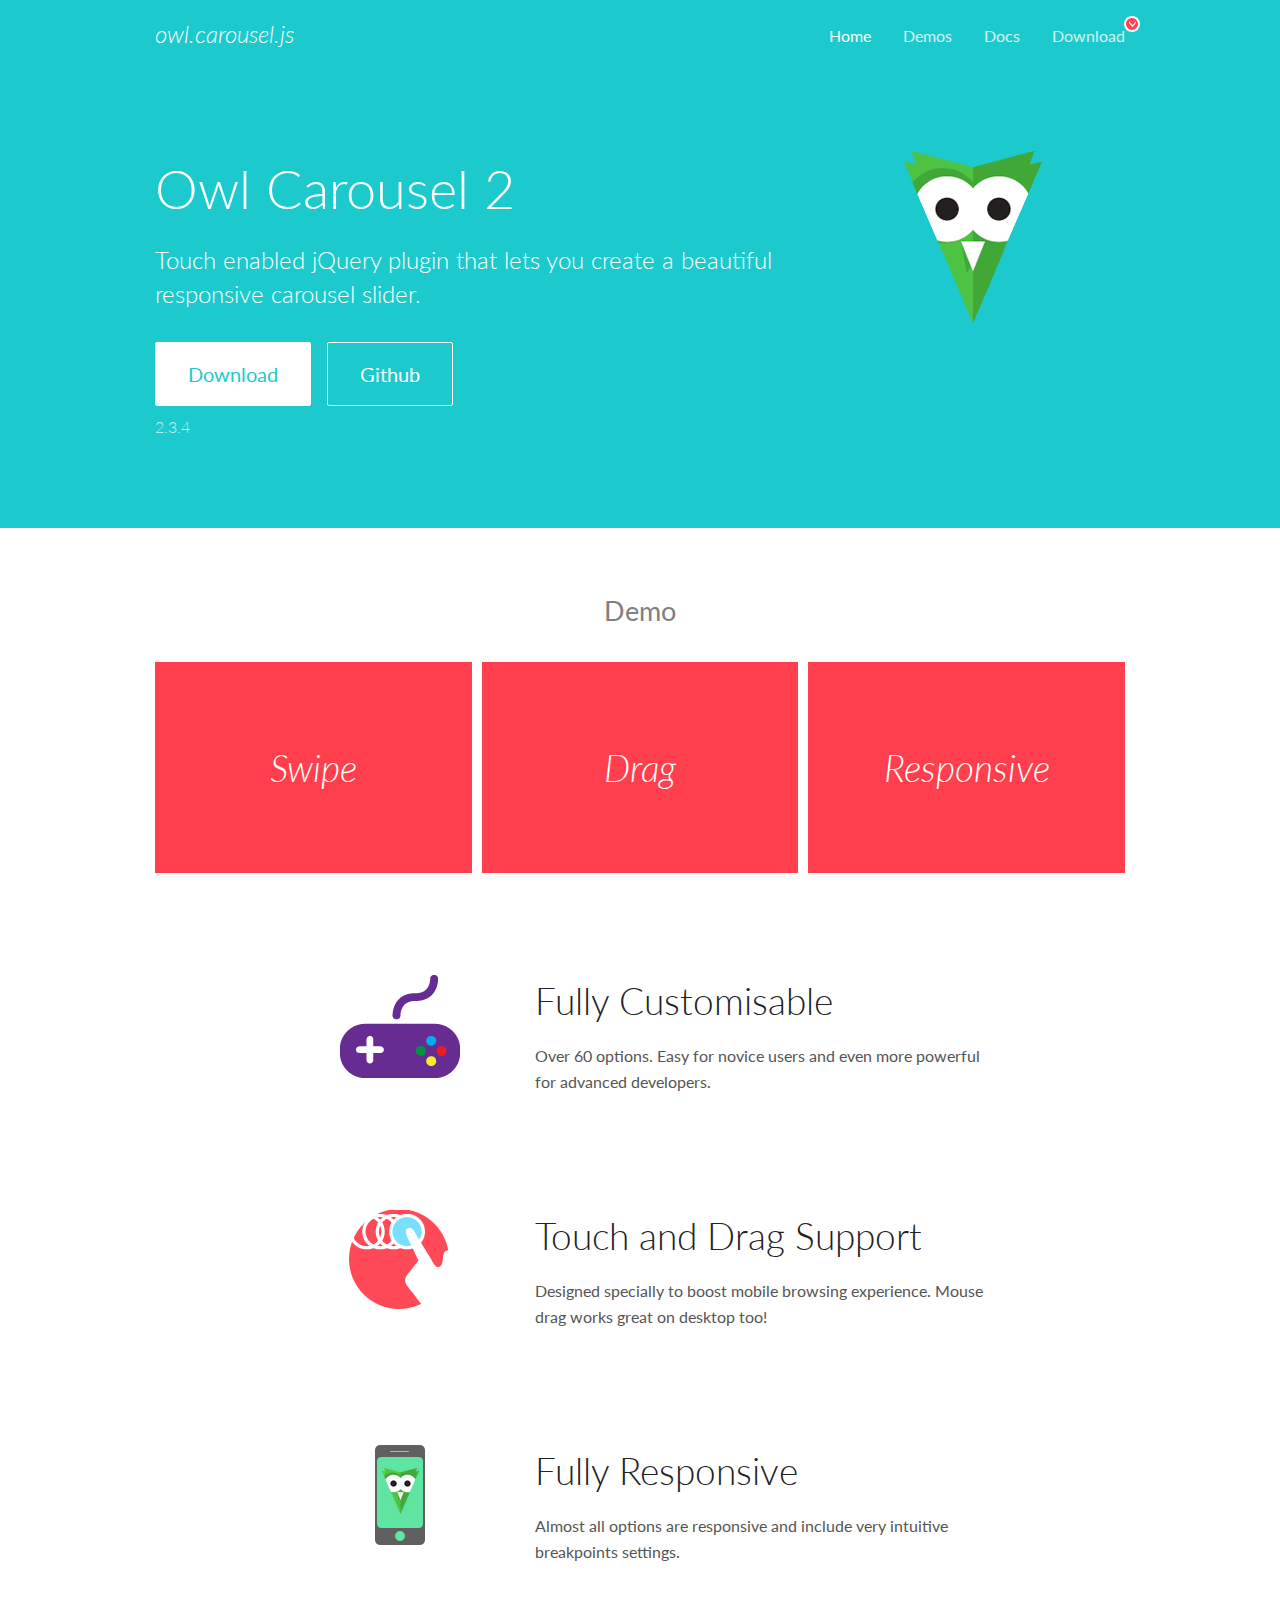
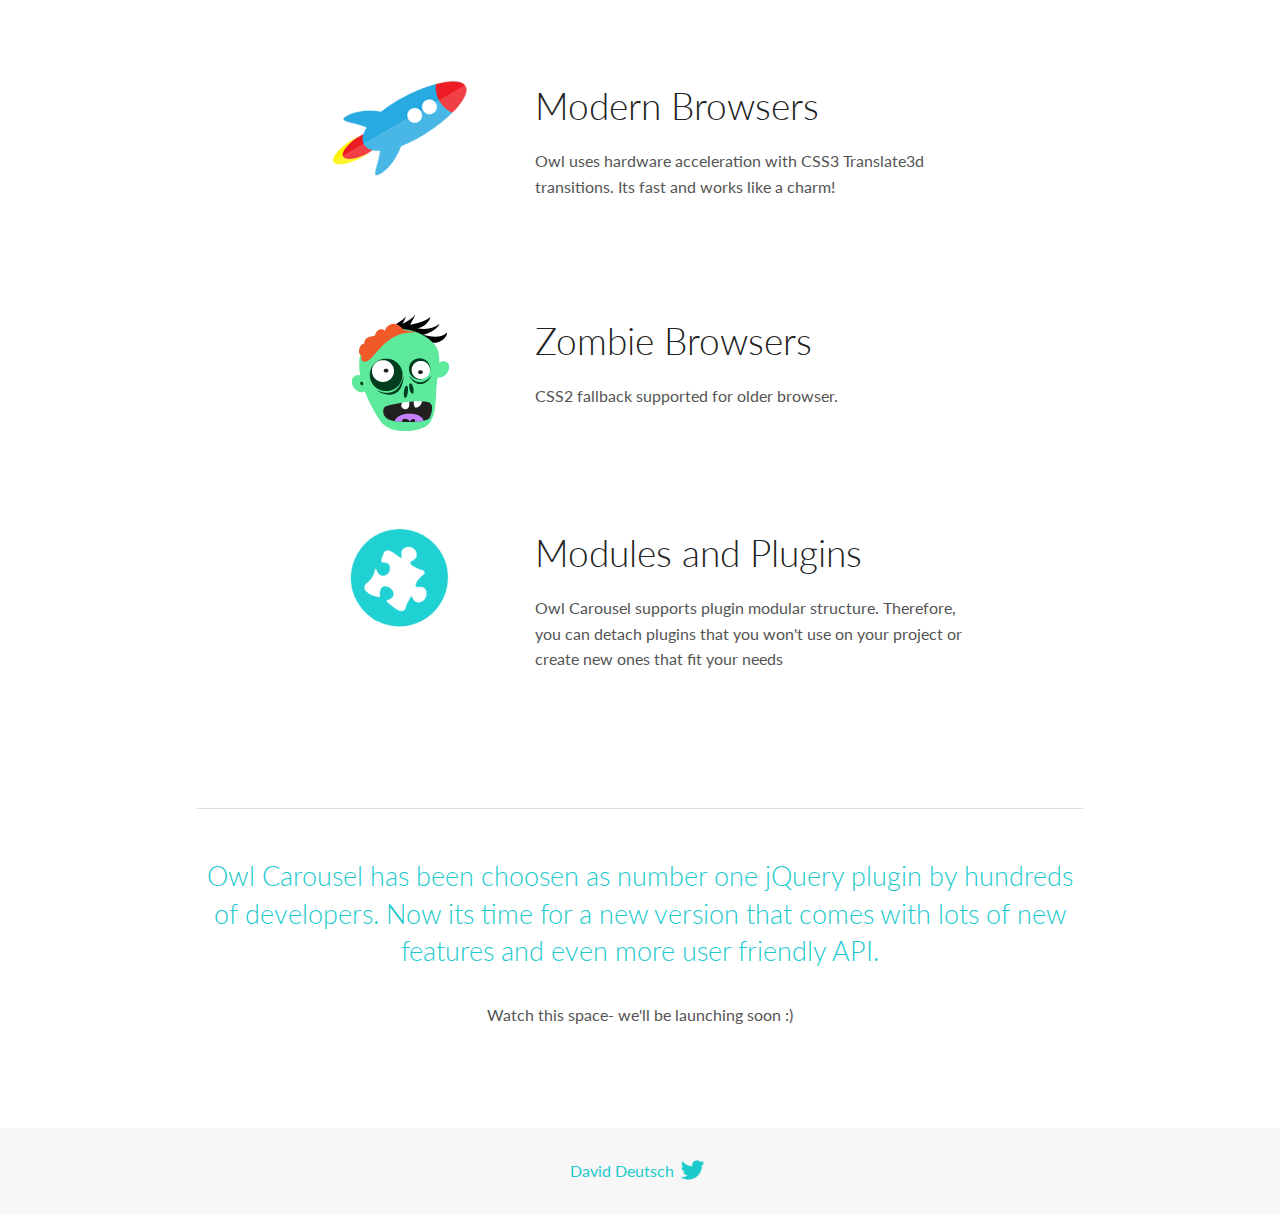
<file: OwlCarousel2-2.3.4 (1)/OwlCarousel2-2.3.4/docs/index.html>
<!DOCTYPE html>
<html lang="en">
  <head>

    <!-- head -->
    <meta charset="utf-8">
    <meta name="msapplication-tap-highlight" content="no" />
    <meta name="viewport" content="width=device-width, initial-scale=1.0" />
    <meta name="description" content="Touch enabled jQuery plugin that lets you create beautiful responsive carousel slider.">
    <meta name="author" content="David Deutsch">
    <title>
      Home | Owl Carousel | 2.3.4
    </title>

    <!-- Stylesheets -->
    <link href='https://fonts.googleapis.com/css?family=Lato:300,400,700,400italic,300italic' rel='stylesheet' type='text/css'>
    <link rel="stylesheet" href="assets/css/docs.theme.min.css">

    <!-- Owl Stylesheets -->
    <link rel="stylesheet" href="assets/owlcarousel/assets/owl.carousel.min.css">
    <link rel="stylesheet" href="assets/owlcarousel/assets/owl.theme.default.min.css">

    <!-- HTML5 shim and Respond.js IE8 support of HTML5 elements and media queries -->

    <!--[if lt IE 9]>
      <script src="https://oss.maxcdn.com/libs/html5shiv/3.7.0/html5shiv.js"></script>
      <script src="https://oss.maxcdn.com/libs/respond.js/1.3.0/respond.min.js"></script>
    <![endif]-->

    <!-- Favicons -->
    <link rel="apple-touch-icon-precomposed" sizes="144x144" href="assets/ico/apple-touch-icon-144-precomposed.png">
    <link rel="shortcut icon" href="assets/ico/favicon.png">
    <link rel="shortcut icon" href="favicon.ico">

    <!-- Yeah i know js should not be in header. Its required for demos.-->

    <!-- javascript -->
    <script src="assets/vendors/jquery.min.js"></script>
    <script src="assets/owlcarousel/owl.carousel.js"></script>
  </head>
  <body>

    <!-- header -->
    <header class="header">
      <div class="row">
        <div class="large-12 columns">
          <div class="brand left">
            <h3>
              <a href="/OwlCarousel2/">owl.carousel.js</a> 
            </h3>
          </div>
          <a id="toggle-nav" class="right">
            <span></span> <span></span> <span></span> 
          </a> 
          <div class="nav-bar">
            <ul class="clearfix">
              <li class="active">
                <a href="/OwlCarousel2/index.html">Home</a> 
              </li>
              <li> <a href="/OwlCarousel2/demos/demos.html">Demos</a>  </li>
              <li> <a href="/OwlCarousel2/docs/started-welcome.html">Docs</a>  </li>
              <li>
                <a href="https://github.com/OwlCarousel2/OwlCarousel2/archive/2.3.4.zip">Download</a> 
                <span class="download"></span> 
              </li>
            </ul>
          </div>
        </div>
      </div>
    </header>

    <!-- home panel -->
    <section id="hero">
      <div class="row">
        <div class="large-8 medium-8 columns">
          <h1>Owl Carousel 2</h1>
          <h4>Touch enabled jQuery plugin that lets you create a beautiful responsive carousel slider.</h4>
          <a href="https://github.com/OwlCarousel2/OwlCarousel2/archive/2.3.4.zip" class="hero-button">Download</a> 
          <a href="https://github.com/OwlCarousel2/OwlCarousel2" class="hero-button outline">Github</a> 
          <p>2.3.4</p>
        </div>
        <div class="large-4 medium-4 columns">
          <img class="owl-logo" src="assets/img/owl-logo.png" alt="mr. Owl">
        </div>
      </div>
    </section>

    <!-- body -->
    <div class="home-demo">
      <div class="row">
        <div class="large-12 columns">
          <h3>Demo</h3>
          <div class="owl-carousel">
            <div class="item">
              <h2>Swipe</h2>
            </div>
            <div class="item">
              <h2>Drag</h2>
            </div>
            <div class="item">
              <h2>Responsive</h2>
            </div>
            <div class="item">
              <h2>CSS3</h2>
            </div>
            <div class="item">
              <h2>Fast</h2>
            </div>
            <div class="item">
              <h2>Easy</h2>
            </div>
            <div class="item">
              <h2>Free</h2>
            </div>
            <div class="item">
              <h2>Upgradable</h2>
            </div>
            <div class="item">
              <h2>Tons of options</h2>
            </div>
            <div class="item">
              <h2>Infinity</h2>
            </div>
            <div class="item">
              <h2>Auto Width</h2>
            </div>
          </div>
        </div>
      </div>
    </div>
    <script>
      var owl = $('.owl-carousel');
      owl.owlCarousel({
        margin: 10,
        loop: true,
        responsive: {
          0: {
            items: 1
          },
          600: {
            items: 2
          },
          1000: {
            items: 3
          }
        }
      })
    </script>

    <!-- features -->
    <div id="features">
      <div class="row">
        <div class="small-12 medium-9 small-centered columns">
          <section class="row feature">
            <div class="medium-4 small-12 columns">
              <img src="assets/img/feature-options.png" alt="">
            </div>
            <div class="medium-8 small-12 columns">
              <h2>Fully Customisable</h2>
              <p>Over 60 options. Easy for novice users and even more powerful for advanced developers.</p>
            </div>
          </section>
          <section class="row feature">
            <div class="medium-4 small-12 columns">
              <img src="assets/img/feature-drag.png" alt="">
            </div>
            <div class="medium-8 small-12 columns">
              <h2>Touch and Drag Support</h2>
              <p>Designed specially to boost mobile browsing experience. Mouse drag works great on desktop too!</p>
            </div>
          </section>
          <section class="row feature">
            <div class="medium-4 small-12 columns">
              <img src="assets/img/feature-responsive.png" alt="">
            </div>
            <div class="medium-8 small-12 columns">
              <h2>Fully Responsive</h2>
              <p>Almost all options are responsive and include very intuitive breakpoints settings.</p>
            </div>
          </section>
          <section class="row feature">
            <div class="medium-4 small-12 columns">
              <img src="assets/img/feature-modern.png" alt="">
            </div>
            <div class="medium-8 small-12 columns">
              <h2>Modern Browsers</h2>
              <p>Owl uses hardware acceleration with CSS3 Translate3d transitions. Its fast and works like a charm! </p>
            </div>
          </section>
          <section class="row feature">
            <div class="medium-4 small-12 columns">
              <img src="assets/img/feature-zombie.png" alt="">
            </div>
            <div class="medium-8 small-12 columns">
              <h2>Zombie Browsers</h2>
              <p>CSS2 fallback supported for older browser.</p>
            </div>
          </section>
          <section class="row feature">
            <div class="medium-4 small-12 columns">
              <img src="assets/img/feature-module.png" alt="">
            </div>
            <div class="medium-8 small-12 columns">
              <h2>Modules and Plugins</h2>
              <p>Owl Carousel supports plugin modular structure. Therefore, you can detach plugins that you won&#x27;t use on your project or create new ones that fit your needs</p>
            </div>
          </section>
        </div>
      </div>
    </div>

    <!-- footer -->
    <section id="teaser-text">
      <div class="row">
        <div class="small-12 medium-11 small-centered columns">
          <hr>
          <h3 id="owl-carousel-has-been-choosen-as-number-one-jquery-plugin-by-hundreds-of-developers-now-its-time-for-a-new-version-that-comes-with-lots-of-new-features-and-even-more-user-friendly-api-">Owl Carousel has been choosen as number one jQuery plugin by hundreds of developers. Now its time for a new version that comes with lots of new features and even more user friendly API.</h3>
          <p>Watch this space- we&#39;ll be launching soon :)</p>
        </div>
      </div>
    </section>

    <!-- footer -->
    <footer class="footer">
      <div class="row">
        <div class="large-12 columns">
          <h5>
            <a href="/OwlCarousel2/docs/support-contact.html">David Deutsch</a> 
            <a id="custom-tweet-button" href="https://twitter.com/share?url=https://github.com/OwlCarousel2/OwlCarousel2&text=Owl Carousel - This is so awesome! " target="_blank"></a> 
          </h5>
        </div>
      </div>
    </footer>

    <!-- vendors -->
    <script src="assets/vendors/highlight.js"></script>
    <script src="assets/js/app.js"></script>
  </body>
</html>
</file>
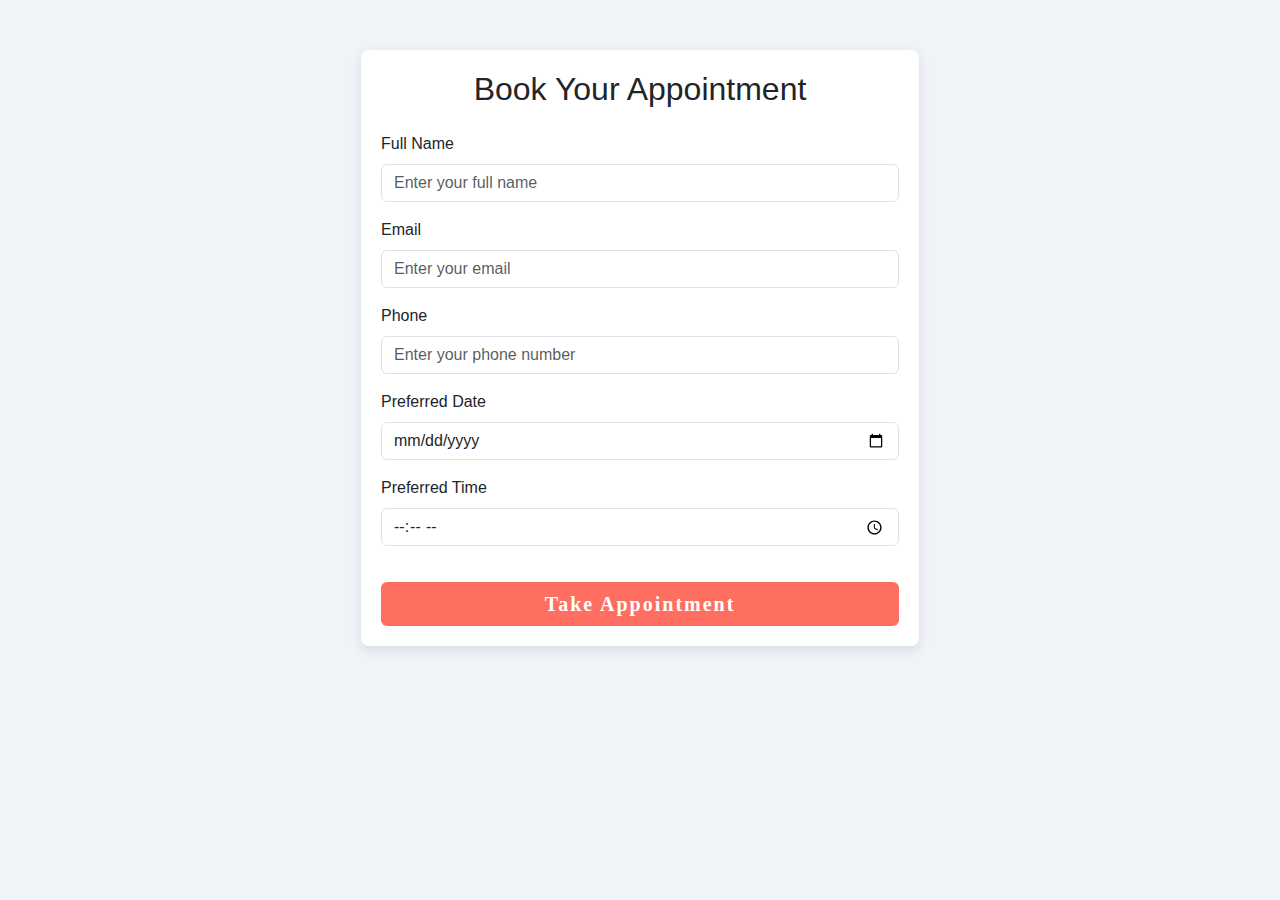
<file: book.html>
<!DOCTYPE html>
<html lang="en">
<head>
    <meta charset="UTF-8">
    <meta name="viewport" content="width=device-width, initial-scale=1.0">
    <title>Beauty Spa Appointment</title>
    <link href="https://cdn.jsdelivr.net/npm/bootstrap@5.3.0/dist/css/bootstrap.min.css" rel="stylesheet">
    <style>
        body {
            font-family: Arial, sans-serif;
            background-color: #f0f4f8;
        }
        .appointment-section {
            background: #fff;
            border-radius: 8px;
            padding: 20px;
            box-shadow: 0 4px 12px rgba(0, 0, 0, 0.1);
            margin-top: 50px;
        }
        
        .btn-appointment {
            background-color: #ff6f61;
            color: white;
            margin-top: 20px;
            font-weight: 700;
            letter-spacing: 0.125rem;
            font-size: 1.25rem;
            font-family: cursive;
            &:hover{
                background-color: rgb(255, 25, 25);
                
            }
        }

        /* Popup Modal Styling */
        .popup-overlay {
            position: fixed;
            top: 0;
            left: 0;
            width: 100%;
            height: 100%;
            background: rgba(0, 0, 0, 0.5);
            display: flex;
            align-items: center;
            justify-content: center;
            z-index: 1000;
            display: none; /* Hidden initially */
        }
        .popup-content {
            background: #fff;
            border-radius: 8px;
            padding: 30px;
            width: 90%;
            max-width: 400px;
            text-align: center;
            box-shadow: 0 4px 12px rgba(0, 0, 0, 0.2);
        }
        .popup-content h4 {
            margin-bottom: 15px;
            color: #28a745;
        }
        .popup-content p {
            margin-bottom: 0;
            font-size: 1.1em;
        }
        .popup-close {
            background: #ff6f61;
            color: #fff;
            border: none;
            padding: 8px 16px;
            border-radius: 5px;
            cursor: pointer;
            margin-top: 15px;
        }
    </style>
</head>
<body>

<div class="container">
    <div class="appointment-section mx-auto col-lg-6 col-md-8 col-sm-10">
        <h2 class="text-center mb-4 book">Book Your Appointment</h2>
        <form id="appointmentForm" novalidate>
            <div class="mb-3">
                <label for="name" class="form-label">Full Name</label>
                <input type="text" class="form-control" id="name" placeholder="Enter your full name" required>
                <div class="invalid-feedback">Please enter your full name.</div>
            </div>
            <div class="mb-3">
                <label for="email" class="form-label">Email</label>
                <input type="email" class="form-control" id="email" placeholder="Enter your email" required>
                <div class="invalid-feedback">Please enter a valid email address.</div>
            </div>
            <div class="mb-3">
                <label for="phone" class="form-label">Phone</label>
                <input type="tel" class="form-control" id="phone" placeholder="Enter your phone number" required pattern="[0-9]{10}">
                <div class="invalid-feedback">Please enter a 10-digit phone number.</div>
            </div>
            <div class="mb-3">
                <label for="date" class="form-label">Preferred Date</label>
                <input type="date" class="form-control" id="date" required>
                <div class="invalid-feedback">Please select a preferred date.</div>
            </div>
            <div class="mb-3">
                <label for="time" class="form-label">Preferred Time</label>
                <input type="time" class="form-control" id="time" required>
                <div class="invalid-feedback">Please select a preferred time.</div>
            </div>
            <button type="submit" class="btn btn-appointment w-100">Take Appointment</button>
        </form>
    </div>
</div>

<!-- Popup Alert Modal -->
<div class="popup-overlay" id="popupOverlay">
    <div class="popup-content">
        <h4>Appointment Booked!</h4>
        <p>Your appointment has been successfully booked! We will contact you soon.</p>
        <button class="popup-close" onclick="closePopup()">Close</button>
    </div>
</div>

<script>
    // JavaScript for form validation and popup modal display
    document.getElementById('appointmentForm').addEventListener('submit', function(event) {
        event.preventDefault();
        const form = event.target;

        // Check form validity
        if (form.checkValidity() === false) {
            event.stopPropagation();
            form.classList.add('was-validated');
        } else {
            // Show popup overlay
            document.getElementById('popupOverlay').style.display = 'flex';

            // Reset the form after submission
            form.reset();
            form.classList.remove('was-validated');
        }
    });

    // Function to close the popup
    function closePopup() {
        document.getElementById('popupOverlay').style.display = 'none';
    }
</script>

<script src="https://cdn.jsdelivr.net/npm/bootstrap@5.3.0/dist/js/bootstrap.bundle.min.js"></script>
</body>
</html>
</file>
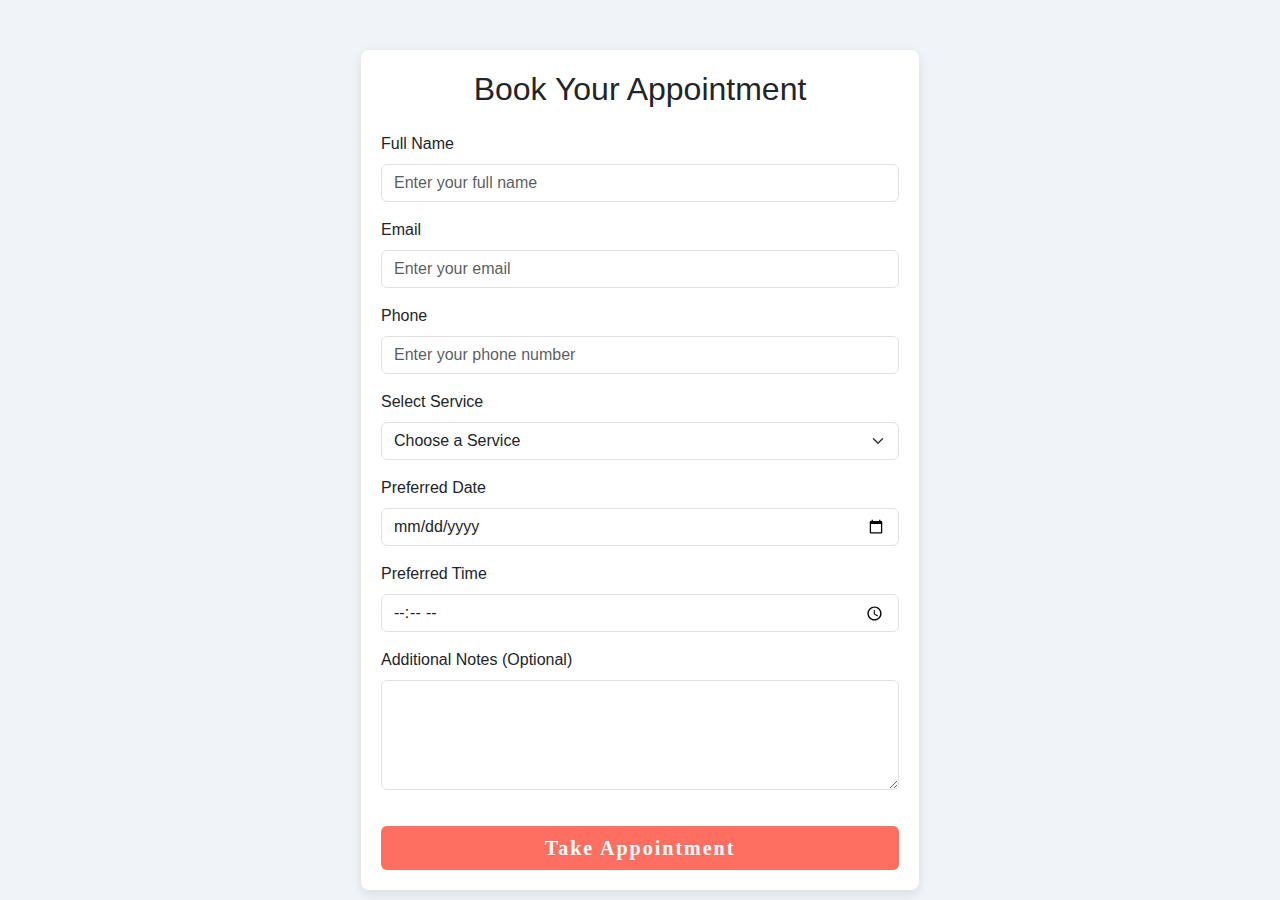
<file: bookservice.html>
<!DOCTYPE html>
<html lang="en">
<head>
    <meta charset="UTF-8">
    <meta name="viewport" content="width=device-width, initial-scale=1.0">
    <title>Beauty Spa Appointment</title>
    <link href="https://cdn.jsdelivr.net/npm/bootstrap@5.3.0/dist/css/bootstrap.min.css" rel="stylesheet">
    <style>
        body {
            font-family: Arial, sans-serif;
            background-color: #f0f4f8;
        }
        .appointment-section {
            background: #fff;
            border-radius: 8px;
            padding: 20px;
            box-shadow: 0 4px 12px rgba(0, 0, 0, 0.1);
            margin-top: 50px;
        }
        
        .btn-appointment {
            background-color: #ff6f61;
            color: white;
            margin-top: 20px;
            font-weight: 700;
            letter-spacing: 0.125rem;
            font-size: 1.25rem;
            font-family: cursive;
            &:hover{
                background-color: rgb(255, 25, 25);
                
            }
        }

        /* Popup Modal Styling */
        .popup-overlay {
            position: fixed;
            top: 0;
            left: 0;
            width: 100%;
            height: 100%;
            background: rgba(0, 0, 0, 0.5);
            display: flex;
            align-items: center;
            justify-content: center;
            z-index: 1000;
            display: none; /* Hidden initially */
        }
        .popup-content {
            background: #fff;
            border-radius: 8px;
            padding: 30px;
            width: 90%;
            max-width: 400px;
            text-align: center;
            box-shadow: 0 4px 12px rgba(0, 0, 0, 0.2);
        }
        .popup-content h4 {
            margin-bottom: 15px;
            color: #28a745;
        }
        .popup-content p {
            margin-bottom: 0;
            font-size: 1.1em;
        }
        .popup-close {
            background: #ff6f61;
            color: #fff;
            border: none;
            padding: 8px 16px;
            border-radius: 5px;
            cursor: pointer;
            margin-top: 15px;
        }
    </style>
</head>
<body>

<div class="container">
    <div class="appointment-section mx-auto col-lg-6 col-md-8 col-sm-10">
        <h2 class="text-center mb-4 book">Book Your Appointment</h2>
        <form id="appointmentForm" novalidate>
            <div class="mb-3">
                <label for="name" class="form-label">Full Name</label>
                <input type="text" class="form-control" id="name" placeholder="Enter your full name" required>
                <div class="invalid-feedback">Please enter your full name.</div>
            </div>
            <div class="mb-3">
                <label for="email" class="form-label">Email</label>
                <input type="email" class="form-control" id="email" placeholder="Enter your email" required>
                <div class="invalid-feedback">Please enter a valid email address.</div>
            </div>
            <div class="mb-3">
                <label for="phone" class="form-label">Phone</label>
                <input type="tel" class="form-control" id="phone" placeholder="Enter your phone number" required pattern="[0-9]{10}">
                <div class="invalid-feedback">Please enter a 10-digit phone number.</div>
            </div>
            <div class="mb-3">
                <label for="service" class="form-label">Select Service</label>
                <select id="service" class="form-select" required>
                    <option value="">Choose a Service</option>
                    <option value="Facial">Facial</option>
                    <option value="Massage">Body Massage</option>
                    <option value="Massage">Nail Desgin</option>
                    <option value="Massage">Hair Cutting</option>
                    <option value="Manicure">Manicure</option>
                    <option value="Pedicure">Pedicure</option>
                </select>
                <div class="invalid-feedback">Please select a Service.</div>
            </div>
            <div class="mb-3">
                <label for="date" class="form-label">Preferred Date</label>
                <input type="date" class="form-control" id="date" required>
                <div class="invalid-feedback">Please select a preferred date.</div>
            </div>
            <div class="mb-3">
                <label for="time" class="form-label">Preferred Time</label>
                <input type="time" class="form-control" id="time" required>
                <div class="invalid-feedback">Please select a preferred time.</div>
            </div>
            <div class="mb-3">
                <label for="notes" class="form-label">Additional Notes (Optional)</label>
                <textarea id="notes" class="form-control" rows="4"></textarea>
            </div>
            <button type="submit" class="btn btn-appointment w-100">Take Appointment</button>
        </form>
    </div>
</div>

<!-- Popup Alert Modal -->
<div class="popup-overlay" id="popupOverlay">
    <div class="popup-content">
        <h4>Appointment Booked!</h4>
        <p>Your appointment has been successfully booked! We will contact you soon.</p>
        <button class="popup-close" onclick="closePopup()">Close</button>
    </div>
</div>

<script>
    // JavaScript for form validation and popup modal display
    document.getElementById('appointmentForm').addEventListener('submit', function(event) {
        event.preventDefault();
        const form = event.target;

        // Check form validity
        if (form.checkValidity() === false) {
            event.stopPropagation();
            form.classList.add('was-validated');
        } else {
            // Show popup overlay
            document.getElementById('popupOverlay').style.display = 'flex';

            // Reset the form after submission
            form.reset();
            form.classList.remove('was-validated');
        }
    });

    // Function to close the popup
    function closePopup() {
        document.getElementById('popupOverlay').style.display = 'none';
    }
</script>

<script src="https://cdn.jsdelivr.net/npm/bootstrap@5.3.0/dist/js/bootstrap.bundle.min.js"></script>
</body>
</html>
</file>
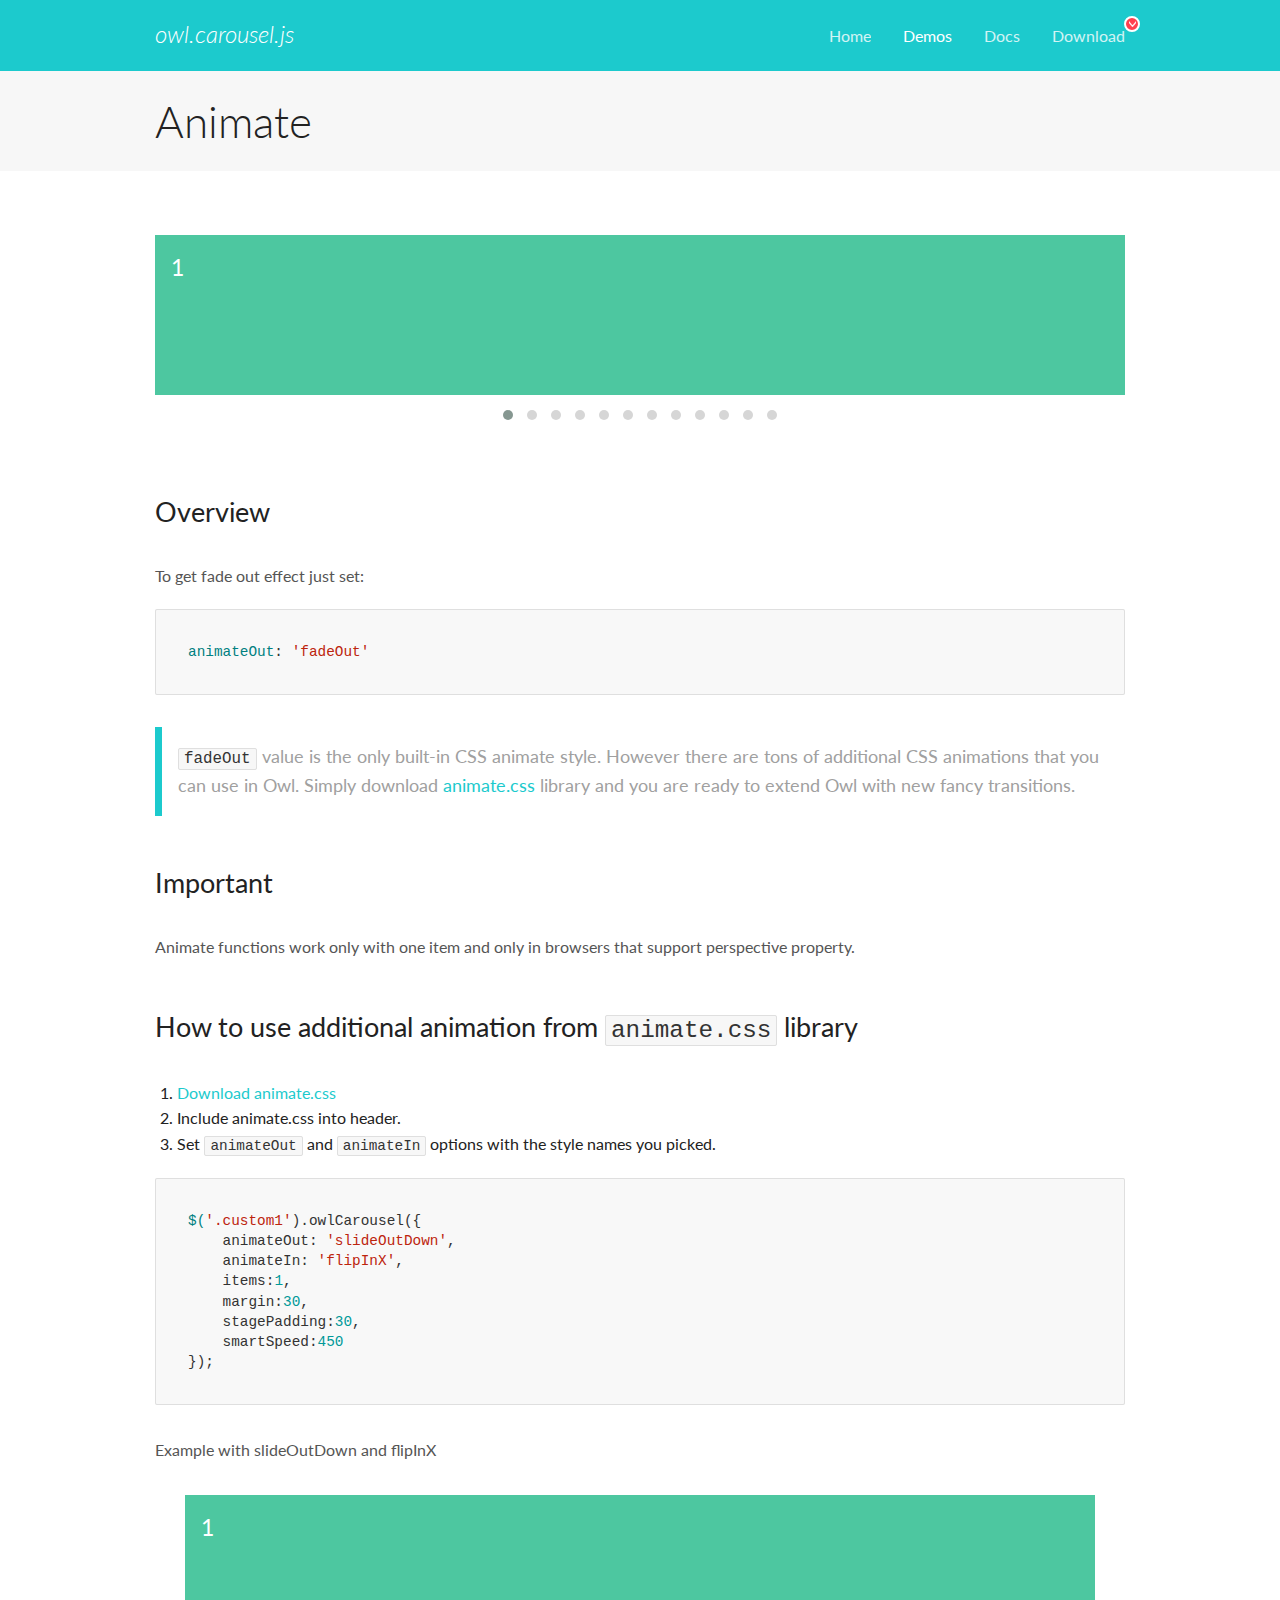
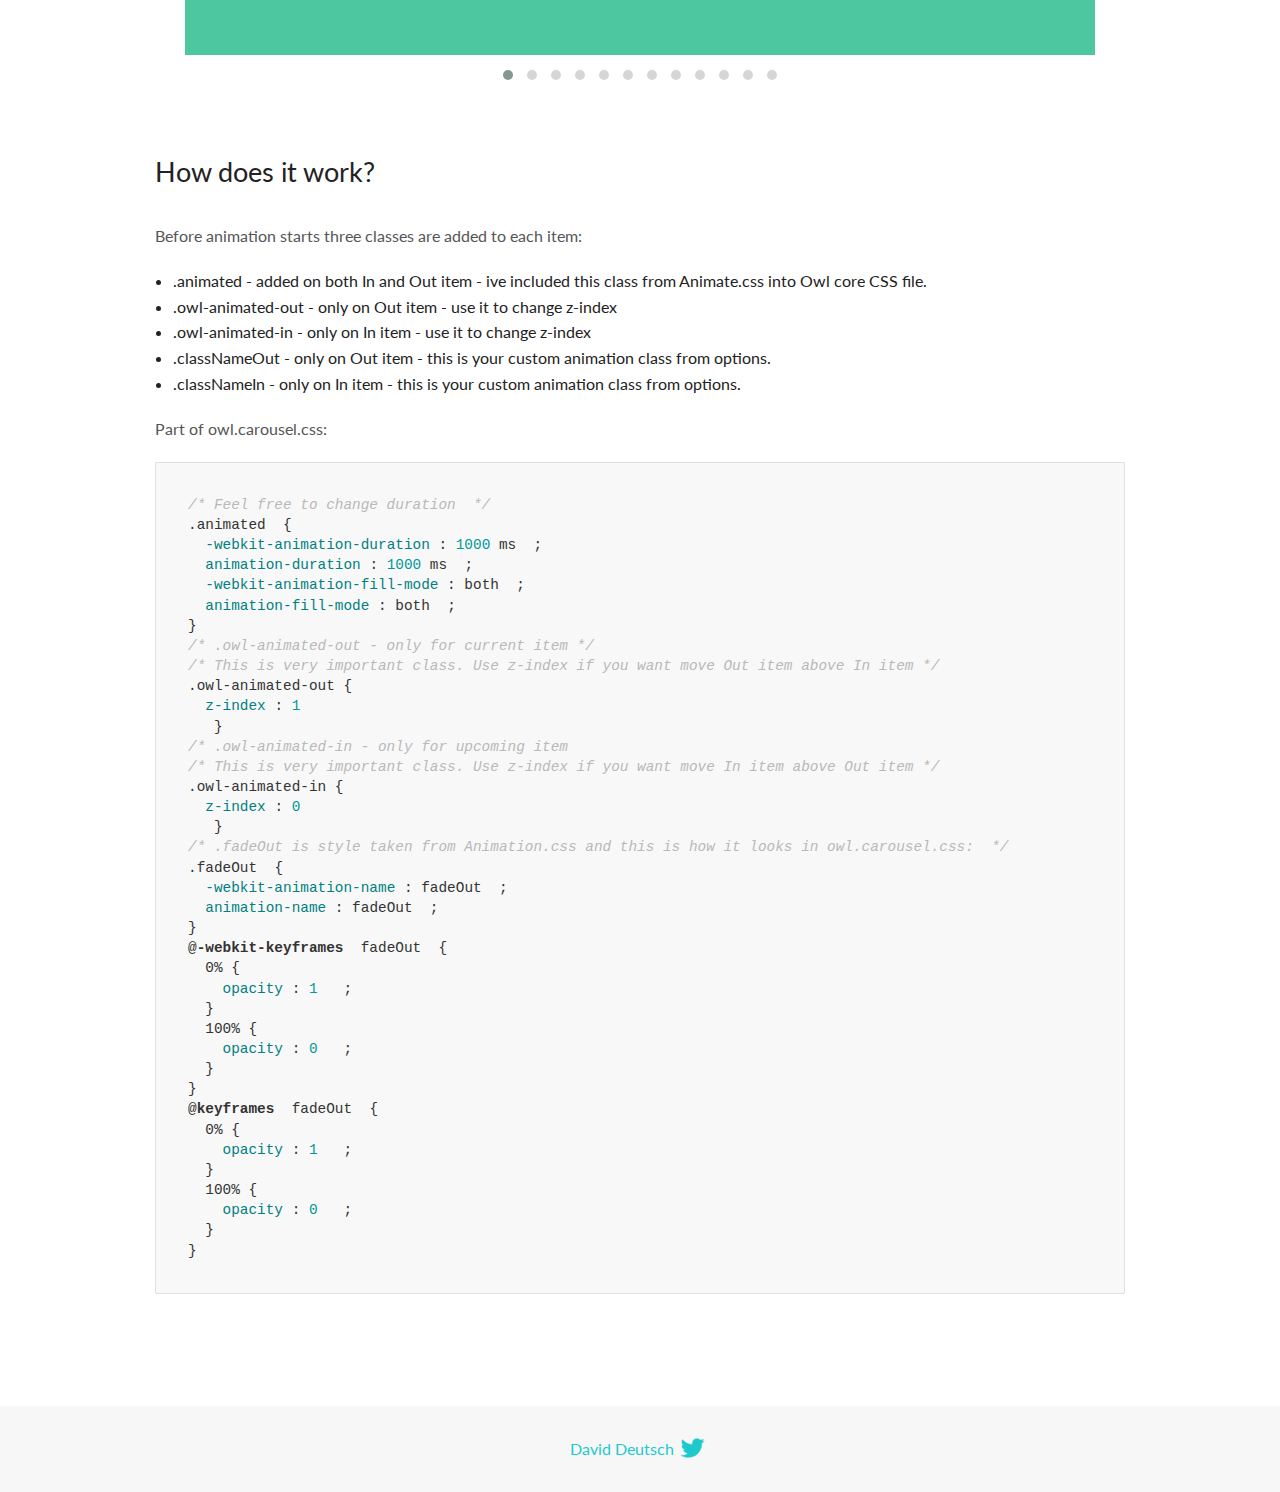
<file: OwlCarousel2-2.3.4 (1)/OwlCarousel2-2.3.4/docs/demos/animate.html>
<!DOCTYPE html>
<html lang="en">
  <head>

    <!-- head -->
    <meta charset="utf-8">
    <meta name="msapplication-tap-highlight" content="no" />
    <meta name="viewport" content="width=device-width, initial-scale=1.0" />
    <meta name="description" content="Animate carousel">
    <meta name="author" content="David Deutsch">
    <title>
      Animate Demo | Owl Carousel | 2.3.4
    </title>

    <!-- Stylesheets -->
    <link href='https://fonts.googleapis.com/css?family=Lato:300,400,700,400italic,300italic' rel='stylesheet' type='text/css'>
    <link rel="stylesheet" href="../assets/css/docs.theme.min.css">

    <!-- Owl Stylesheets -->
    <link rel="stylesheet" href="../assets/owlcarousel/assets/owl.carousel.min.css">
    <link rel="stylesheet" href="../assets/owlcarousel/assets/owl.theme.default.min.css">

    <!-- HTML5 shim and Respond.js IE8 support of HTML5 elements and media queries -->

    <!--[if lt IE 9]>
      <script src="https://oss.maxcdn.com/libs/html5shiv/3.7.0/html5shiv.js"></script>
      <script src="https://oss.maxcdn.com/libs/respond.js/1.3.0/respond.min.js"></script>
    <![endif]-->

    <!-- Favicons -->
    <link rel="apple-touch-icon-precomposed" sizes="144x144" href="../assets/ico/apple-touch-icon-144-precomposed.png">
    <link rel="shortcut icon" href="../assets/ico/favicon.png">
    <link rel="shortcut icon" href="favicon.ico">

    <!-- Yeah i know js should not be in header. Its required for demos.-->

    <!-- javascript -->
    <script src="../assets/vendors/jquery.min.js"></script>
    <script src="../assets/owlcarousel/owl.carousel.js"></script>
  </head>
  <body>

    <!-- header -->
    <header class="header">
      <div class="row">
        <div class="large-12 columns">
          <div class="brand left">
            <h3>
              <a href="/OwlCarousel2/">owl.carousel.js</a> 
            </h3>
          </div>
          <a id="toggle-nav" class="right">
            <span></span> <span></span> <span></span> 
          </a> 
          <div class="nav-bar">
            <ul class="clearfix">
              <li> <a href="/OwlCarousel2/index.html">Home</a>  </li>
              <li class="active">
                <a href="/OwlCarousel2/demos/demos.html">Demos</a> 
              </li>
              <li> <a href="/OwlCarousel2/docs/started-welcome.html">Docs</a>  </li>
              <li>
                <a href="https://github.com/OwlCarousel2/OwlCarousel2/archive/2.3.4.zip">Download</a> 
                <span class="download"></span> 
              </li>
            </ul>
          </div>
        </div>
      </div>
    </header>

    <!-- title -->
    <section class="title">
      <div class="row">
        <div class="large-12 columns">
          <h1>Animate</h1>
        </div>
      </div>
    </section>

    <!--  Demos -->
    <section id="demos">
      <div class="row">
        <div class="large-12 columns">
          <div class="fadeOut owl-carousel owl-theme">
            <div class="item">
              <h4>1</h4>
            </div>
            <div class="item">
              <h4>2</h4>
            </div>
            <div class="item">
              <h4>3</h4>
            </div>
            <div class="item">
              <h4>4</h4>
            </div>
            <div class="item">
              <h4>5</h4>
            </div>
            <div class="item">
              <h4>6</h4>
            </div>
            <div class="item">
              <h4>7</h4>
            </div>
            <div class="item">
              <h4>8</h4>
            </div>
            <div class="item">
              <h4>9</h4>
            </div>
            <div class="item">
              <h4>10</h4>
            </div>
            <div class="item">
              <h4>11</h4>
            </div>
            <div class="item">
              <h4>12</h4>
            </div>
          </div>
          <h3 id="overview">Overview</h3>
          <p>To get fade out effect just set:</p>
          <pre><code>animateOut: &#39;fadeOut&#39;</code></pre>
          <blockquote>
            <p><code>fadeOut</code> value is the only built-in CSS animate style. However there are tons of additional CSS animations that you can use in Owl. Simply download
              <a href="https://daneden.github.io/animate.css/">animate.css</a>  library and you are ready to extend Owl with new fancy transitions.</p>
          </blockquote>
          <h3 id="important">Important</h3>
          <p>Animate functions work only with one item and only in browsers that support perspective property.</p>
          <h3 id="how-to-use-additional-animation-from-animate-css-library">How to use additional animation from <code>animate.css</code> library</h3>
          <ol>
            <li> <a href="https://daneden.github.io/animate.css/">Download animate.css</a>  </li>
            <li>Include animate.css into header.</li>
            <li>Set <code>animateOut</code> and <code>animateIn</code> options with the style names you picked.</li>
          </ol>
          <pre><code>$(&#39;.custom1&#39;).owlCarousel({
    animateOut: &#39;slideOutDown&#39;,
    animateIn: &#39;flipInX&#39;,
    items:1,
    margin:30,
    stagePadding:30,
    smartSpeed:450
});</code></pre>
          <p>Example with slideOutDown and flipInX</p>
          <div class="custom1 owl-carousel owl-theme">
            <div class="item">
              <h4>1</h4>
            </div>
            <div class="item">
              <h4>2</h4>
            </div>
            <div class="item">
              <h4>3</h4>
            </div>
            <div class="item">
              <h4>4</h4>
            </div>
            <div class="item">
              <h4>5</h4>
            </div>
            <div class="item">
              <h4>6</h4>
            </div>
            <div class="item">
              <h4>7</h4>
            </div>
            <div class="item">
              <h4>8</h4>
            </div>
            <div class="item">
              <h4>9</h4>
            </div>
            <div class="item">
              <h4>10</h4>
            </div>
            <div class="item">
              <h4>11</h4>
            </div>
            <div class="item">
              <h4>12</h4>
            </div>
          </div>
          <h3 id="how-does-it-work-">How does it work?</h3>
          <p>Before animation starts three classes are added to each item:</p>
          <ul>
            <li>.animated - added on both In and Out item - ive included this class from Animate.css into Owl core CSS file.</li>
            <li>.owl-animated-out - only on Out item - use it to change z-index</li>
            <li>.owl-animated-in - only on In item - use it to change z-index</li>
            <li>.classNameOut - only on Out item - this is your custom animation class from options.</li>
            <li>.classNameIn - only on In item - this is your custom animation class from options.</li>
          </ul>
          <p>Part of owl.carousel.css:</p>
          <pre><code class="language-css"><span class="comment">/* Feel free to change duration  */</span> 
<span class="class">.animated</span>  <span class="rules">{
  <span class="rule"><span class="attribute">-webkit-animation-duration</span> :<span class="value"> <span class="number">1000</span> ms</span> </span> ;
  <span class="rule"><span class="attribute">animation-duration</span> :<span class="value"> <span class="number">1000</span> ms</span> </span> ;
  <span class="rule"><span class="attribute">-webkit-animation-fill-mode</span> :<span class="value"> both</span> </span> ;
  <span class="rule"><span class="attribute">animation-fill-mode</span> :<span class="value"> both</span> </span> ;
<span class="rule">}</span> </span> 
<span class="comment">/* .owl-animated-out - only for current item */</span> 
<span class="comment">/* This is very important class. Use z-index if you want move Out item above In item */</span> 
<span class="class">.owl-animated-out</span> <span class="rules">{
  <span class="rule"><span class="attribute">z-index</span> :<span class="value"> <span class="number">1</span> 
</span> </span> </span> }
<span class="comment">/* .owl-animated-in - only for upcoming item
/* This is very important class. Use z-index if you want move In item above Out item */</span> 
<span class="class">.owl-animated-in</span> <span class="rules">{
  <span class="rule"><span class="attribute">z-index</span> :<span class="value"> <span class="number">0</span> 
</span> </span> </span> }
<span class="comment">/* .fadeOut is style taken from Animation.css and this is how it looks in owl.carousel.css:  */</span> 
<span class="class">.fadeOut</span>  <span class="rules">{
  <span class="rule"><span class="attribute">-webkit-animation-name</span> :<span class="value"> fadeOut</span> </span> ;
  <span class="rule"><span class="attribute">animation-name</span> :<span class="value"> fadeOut</span> </span> ;
<span class="rule">}</span> </span> 
<span class="at_rule">@<span class="keyword">-webkit-keyframes</span>  fadeOut </span> {
  0% <span class="rules">{
    <span class="rule"><span class="attribute">opacity</span> :<span class="value"> <span class="number">1</span> </span> </span> ;
  <span class="rule">}</span> </span> 
  100% <span class="rules">{
    <span class="rule"><span class="attribute">opacity</span> :<span class="value"> <span class="number">0</span> </span> </span> ;
  <span class="rule">}</span> </span> 
}
<span class="at_rule">@<span class="keyword">keyframes</span>  fadeOut </span> {
  0% <span class="rules">{
    <span class="rule"><span class="attribute">opacity</span> :<span class="value"> <span class="number">1</span> </span> </span> ;
  <span class="rule">}</span> </span> 
  100% <span class="rules">{
    <span class="rule"><span class="attribute">opacity</span> :<span class="value"> <span class="number">0</span> </span> </span> ;
  <span class="rule">}</span> </span> 
}</code></pre>
          <link rel="stylesheet" href="../assets/css/animate.css">
          <script>
            jQuery(document).ready(function($) {
              $('.fadeOut').owlCarousel({
                items: 1,
                animateOut: 'fadeOut',
                loop: true,
                margin: 10,
              });
              $('.custom1').owlCarousel({
                animateOut: 'slideOutDown',
                animateIn: 'flipInX',
                items: 1,
                margin: 30,
                stagePadding: 30,
                smartSpeed: 450
              });
            });
          </script>
        </div>
      </div>
    </section>

    <!-- footer -->
    <footer class="footer">
      <div class="row">
        <div class="large-12 columns">
          <h5>
            <a href="/OwlCarousel2/docs/support-contact.html">David Deutsch</a> 
            <a id="custom-tweet-button" href="https://twitter.com/share?url=https://github.com/OwlCarousel2/OwlCarousel2&text=Owl Carousel - This is so awesome! " target="_blank"></a> 
          </h5>
        </div>
      </div>
    </footer>

    <!-- vendors -->
    <script src="../assets/vendors/highlight.js"></script>
    <script src="../assets/js/app.js"></script>
  </body>
</html>
</file>
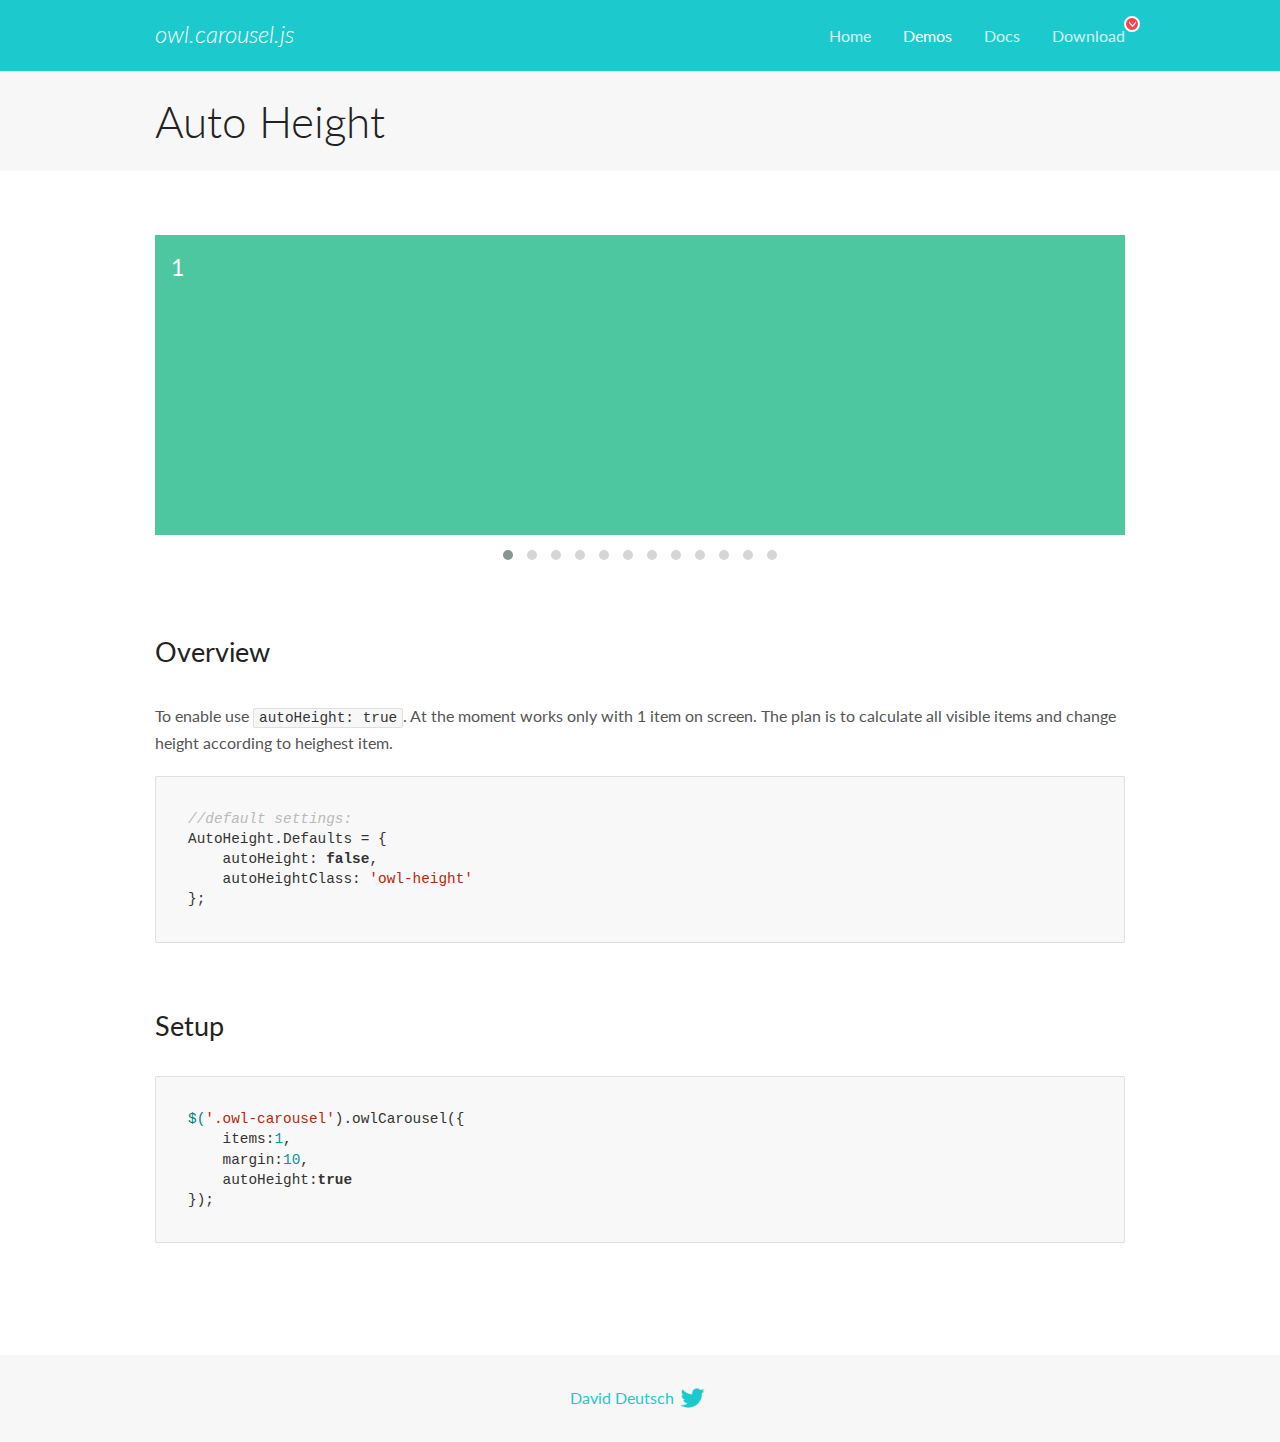
<file: OwlCarousel2-2.3.4 (1)/OwlCarousel2-2.3.4/docs/demos/autoheight.html>
<!DOCTYPE html>
<html lang="en">
  <head>

    <!-- head -->
    <meta charset="utf-8">
    <meta name="msapplication-tap-highlight" content="no" />
    <meta name="viewport" content="width=device-width, initial-scale=1.0" />
    <meta name="description" content="autoHeight usage demo">
    <meta name="author" content="David Deutsch">
    <title>
      Auto Height Demo | Owl Carousel | 2.3.4
    </title>

    <!-- Stylesheets -->
    <link href='https://fonts.googleapis.com/css?family=Lato:300,400,700,400italic,300italic' rel='stylesheet' type='text/css'>
    <link rel="stylesheet" href="../assets/css/docs.theme.min.css">

    <!-- Owl Stylesheets -->
    <link rel="stylesheet" href="../assets/owlcarousel/assets/owl.carousel.min.css">
    <link rel="stylesheet" href="../assets/owlcarousel/assets/owl.theme.default.min.css">

    <!-- HTML5 shim and Respond.js IE8 support of HTML5 elements and media queries -->

    <!--[if lt IE 9]>
      <script src="https://oss.maxcdn.com/libs/html5shiv/3.7.0/html5shiv.js"></script>
      <script src="https://oss.maxcdn.com/libs/respond.js/1.3.0/respond.min.js"></script>
    <![endif]-->

    <!-- Favicons -->
    <link rel="apple-touch-icon-precomposed" sizes="144x144" href="../assets/ico/apple-touch-icon-144-precomposed.png">
    <link rel="shortcut icon" href="../assets/ico/favicon.png">
    <link rel="shortcut icon" href="favicon.ico">

    <!-- Yeah i know js should not be in header. Its required for demos.-->

    <!-- javascript -->
    <script src="../assets/vendors/jquery.min.js"></script>
    <script src="../assets/owlcarousel/owl.carousel.js"></script>
  </head>
  <body>

    <!-- header -->
    <header class="header">
      <div class="row">
        <div class="large-12 columns">
          <div class="brand left">
            <h3>
              <a href="/OwlCarousel2/">owl.carousel.js</a> 
            </h3>
          </div>
          <a id="toggle-nav" class="right">
            <span></span> <span></span> <span></span> 
          </a> 
          <div class="nav-bar">
            <ul class="clearfix">
              <li> <a href="/OwlCarousel2/index.html">Home</a>  </li>
              <li class="active">
                <a href="/OwlCarousel2/demos/demos.html">Demos</a> 
              </li>
              <li> <a href="/OwlCarousel2/docs/started-welcome.html">Docs</a>  </li>
              <li>
                <a href="https://github.com/OwlCarousel2/OwlCarousel2/archive/2.3.4.zip">Download</a> 
                <span class="download"></span> 
              </li>
            </ul>
          </div>
        </div>
      </div>
    </header>

    <!-- title -->
    <section class="title">
      <div class="row">
        <div class="large-12 columns">
          <h1>Auto Height</h1>
        </div>
      </div>
    </section>

    <!--  Demos -->
    <section id="demos">
      <div class="row">
        <div class="large-12 columns">
          <div class="owl-carousel owl-theme">
            <div class="item" style="height:300px">
              <h4>1</h4>
            </div>
            <div class="item" style="height:100px">
              <h4>2</h4>
            </div>
            <div class="item" style="height:500px">
              <h4>3</h4>
            </div>
            <div class="item" style="height:250px">
              <h4>4</h4>
            </div>
            <div class="item" style="height:400px">
              <h4>5</h4>
            </div>
            <div class="item" style="height:500px">
              <h4>6</h4>
            </div>
            <div class="item" style="height:600px">
              <h4>7</h4>
            </div>
            <div class="item" style="height:400px">
              <h4>8</h4>
            </div>
            <div class="item" style="height:300px">
              <h4>9</h4>
            </div>
            <div class="item" style="height:350px">
              <h4>10</h4>
            </div>
            <div class="item" style="height:200px">
              <h4>11</h4>
            </div>
            <div class="item" style="height:150px">
              <h4>12</h4>
            </div>
          </div>
          <h3 id="overview">Overview</h3>
          <p>To enable use <code>autoHeight: true</code>. At the moment works only with 1 item on screen. The plan is to calculate all visible items and change height according to heighest item.</p>
          <pre><code>//default settings:
AutoHeight.Defaults = {
    autoHeight: false,
    autoHeightClass: &#39;owl-height&#39;
};</code></pre>
          <h3 id="setup">Setup</h3>
          <pre><code>$(&#39;.owl-carousel&#39;).owlCarousel({
    items:1,
    margin:10,
    autoHeight:true
});</code></pre>
          <script>
            $(document).ready(function() {
              $('.owl-carousel').owlCarousel({
                items: 1,
                margin: 10,
                autoHeight: true
              });
            })
          </script>
        </div>
      </div>
    </section>

    <!-- footer -->
    <footer class="footer">
      <div class="row">
        <div class="large-12 columns">
          <h5>
            <a href="/OwlCarousel2/docs/support-contact.html">David Deutsch</a> 
            <a id="custom-tweet-button" href="https://twitter.com/share?url=https://github.com/OwlCarousel2/OwlCarousel2&text=Owl Carousel - This is so awesome! " target="_blank"></a> 
          </h5>
        </div>
      </div>
    </footer>

    <!-- vendors -->
    <script src="../assets/vendors/highlight.js"></script>
    <script src="../assets/js/app.js"></script>
  </body>
</html>
</file>
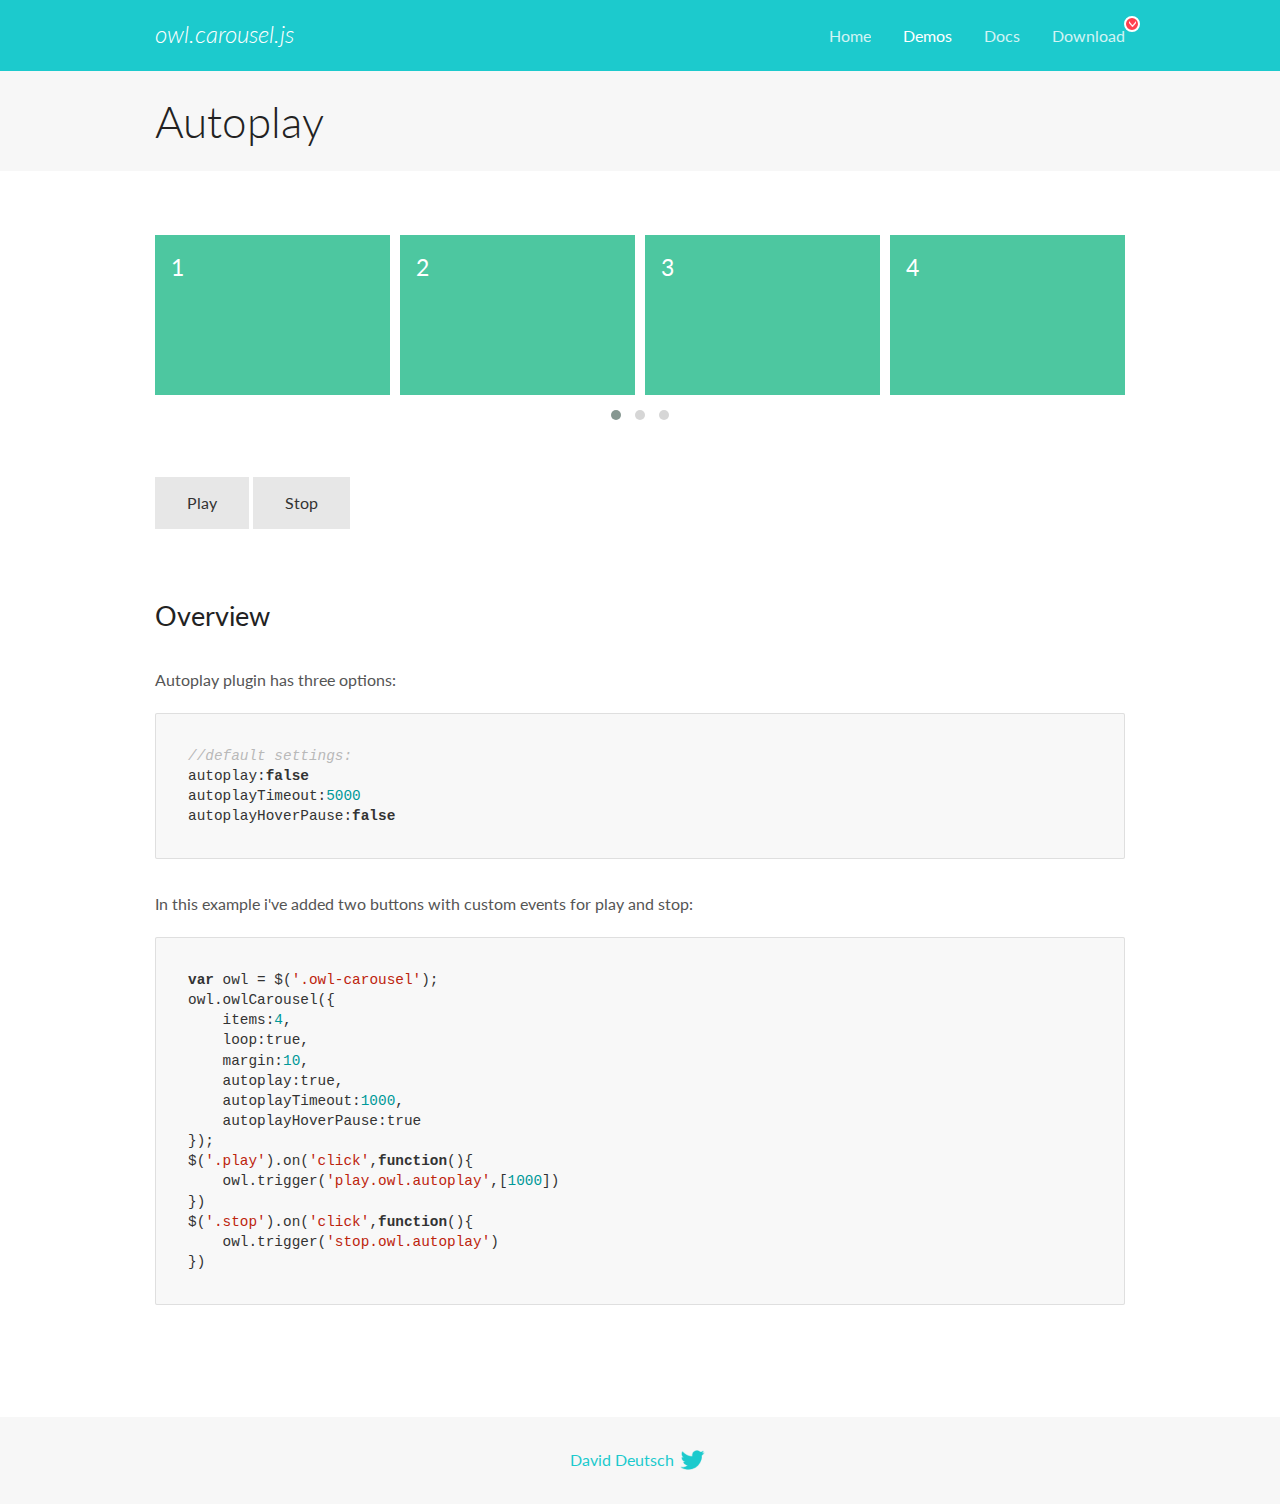
<file: OwlCarousel2-2.3.4 (1)/OwlCarousel2-2.3.4/docs/demos/autoplay.html>
<!DOCTYPE html>
<html lang="en">
  <head>

    <!-- head -->
    <meta charset="utf-8">
    <meta name="msapplication-tap-highlight" content="no" />
    <meta name="viewport" content="width=device-width, initial-scale=1.0" />
    <meta name="description" content="Autoplay usage demo">
    <meta name="author" content="David Deutsch">
    <title>
      Autoplay Demo | Owl Carousel | 2.3.4
    </title>

    <!-- Stylesheets -->
    <link href='https://fonts.googleapis.com/css?family=Lato:300,400,700,400italic,300italic' rel='stylesheet' type='text/css'>
    <link rel="stylesheet" href="../assets/css/docs.theme.min.css">

    <!-- Owl Stylesheets -->
    <link rel="stylesheet" href="../assets/owlcarousel/assets/owl.carousel.min.css">
    <link rel="stylesheet" href="../assets/owlcarousel/assets/owl.theme.default.min.css">

    <!-- HTML5 shim and Respond.js IE8 support of HTML5 elements and media queries -->

    <!--[if lt IE 9]>
      <script src="https://oss.maxcdn.com/libs/html5shiv/3.7.0/html5shiv.js"></script>
      <script src="https://oss.maxcdn.com/libs/respond.js/1.3.0/respond.min.js"></script>
    <![endif]-->

    <!-- Favicons -->
    <link rel="apple-touch-icon-precomposed" sizes="144x144" href="../assets/ico/apple-touch-icon-144-precomposed.png">
    <link rel="shortcut icon" href="../assets/ico/favicon.png">
    <link rel="shortcut icon" href="favicon.ico">

    <!-- Yeah i know js should not be in header. Its required for demos.-->

    <!-- javascript -->
    <script src="../assets/vendors/jquery.min.js"></script>
    <script src="../assets/owlcarousel/owl.carousel.js"></script>
  </head>
  <body>

    <!-- header -->
    <header class="header">
      <div class="row">
        <div class="large-12 columns">
          <div class="brand left">
            <h3>
              <a href="/OwlCarousel2/">owl.carousel.js</a> 
            </h3>
          </div>
          <a id="toggle-nav" class="right">
            <span></span> <span></span> <span></span> 
          </a> 
          <div class="nav-bar">
            <ul class="clearfix">
              <li> <a href="/OwlCarousel2/index.html">Home</a>  </li>
              <li class="active">
                <a href="/OwlCarousel2/demos/demos.html">Demos</a> 
              </li>
              <li> <a href="/OwlCarousel2/docs/started-welcome.html">Docs</a>  </li>
              <li>
                <a href="https://github.com/OwlCarousel2/OwlCarousel2/archive/2.3.4.zip">Download</a> 
                <span class="download"></span> 
              </li>
            </ul>
          </div>
        </div>
      </div>
    </header>

    <!-- title -->
    <section class="title">
      <div class="row">
        <div class="large-12 columns">
          <h1>Autoplay</h1>
        </div>
      </div>
    </section>

    <!--  Demos -->
    <section id="demos">
      <div class="row">
        <div class="large-12 columns">
          <div class="owl-carousel owl-theme">
            <div class="item">
              <h4>1</h4>
            </div>
            <div class="item">
              <h4>2</h4>
            </div>
            <div class="item">
              <h4>3</h4>
            </div>
            <div class="item">
              <h4>4</h4>
            </div>
            <div class="item">
              <h4>5</h4>
            </div>
            <div class="item">
              <h4>6</h4>
            </div>
            <div class="item">
              <h4>7</h4>
            </div>
            <div class="item">
              <h4>8</h4>
            </div>
            <div class="item">
              <h4>9</h4>
            </div>
            <div class="item">
              <h4>10</h4>
            </div>
            <div class="item">
              <h4>11</h4>
            </div>
            <div class="item">
              <h4>12</h4>
            </div>
          </div>
          <a class="button secondary play">Play</a> 
          <a class="button secondary stop">Stop</a> 
          <h3 id="overview">Overview</h3>
          <p>Autoplay plugin has three options:</p>
          <pre><code>//default settings:
autoplay:false
autoplayTimeout:5000
autoplayHoverPause:false</code></pre>
          <p>In this example i&#39;ve added two buttons with custom events for play and stop:</p>
          <pre><code>var owl = $(&#39;.owl-carousel&#39;);
owl.owlCarousel({
    items:4,
    loop:true,
    margin:10,
    autoplay:true,
    autoplayTimeout:1000,
    autoplayHoverPause:true
});
$(&#39;.play&#39;).on(&#39;click&#39;,function(){
    owl.trigger(&#39;play.owl.autoplay&#39;,[1000])
})
$(&#39;.stop&#39;).on(&#39;click&#39;,function(){
    owl.trigger(&#39;stop.owl.autoplay&#39;)
})</code></pre>
          <script>
            $(document).ready(function() {
              var owl = $('.owl-carousel');
              owl.owlCarousel({
                items: 4,
                loop: true,
                margin: 10,
                autoplay: true,
                autoplayTimeout: 1000,
                autoplayHoverPause: true
              });
              $('.play').on('click', function() {
                owl.trigger('play.owl.autoplay', [1000])
              })
              $('.stop').on('click', function() {
                owl.trigger('stop.owl.autoplay')
              })
            })
          </script>
        </div>
      </div>
    </section>

    <!-- footer -->
    <footer class="footer">
      <div class="row">
        <div class="large-12 columns">
          <h5>
            <a href="/OwlCarousel2/docs/support-contact.html">David Deutsch</a> 
            <a id="custom-tweet-button" href="https://twitter.com/share?url=https://github.com/OwlCarousel2/OwlCarousel2&text=Owl Carousel - This is so awesome! " target="_blank"></a> 
          </h5>
        </div>
      </div>
    </footer>

    <!-- vendors -->
    <script src="../assets/vendors/highlight.js"></script>
    <script src="../assets/js/app.js"></script>
  </body>
</html>
</file>
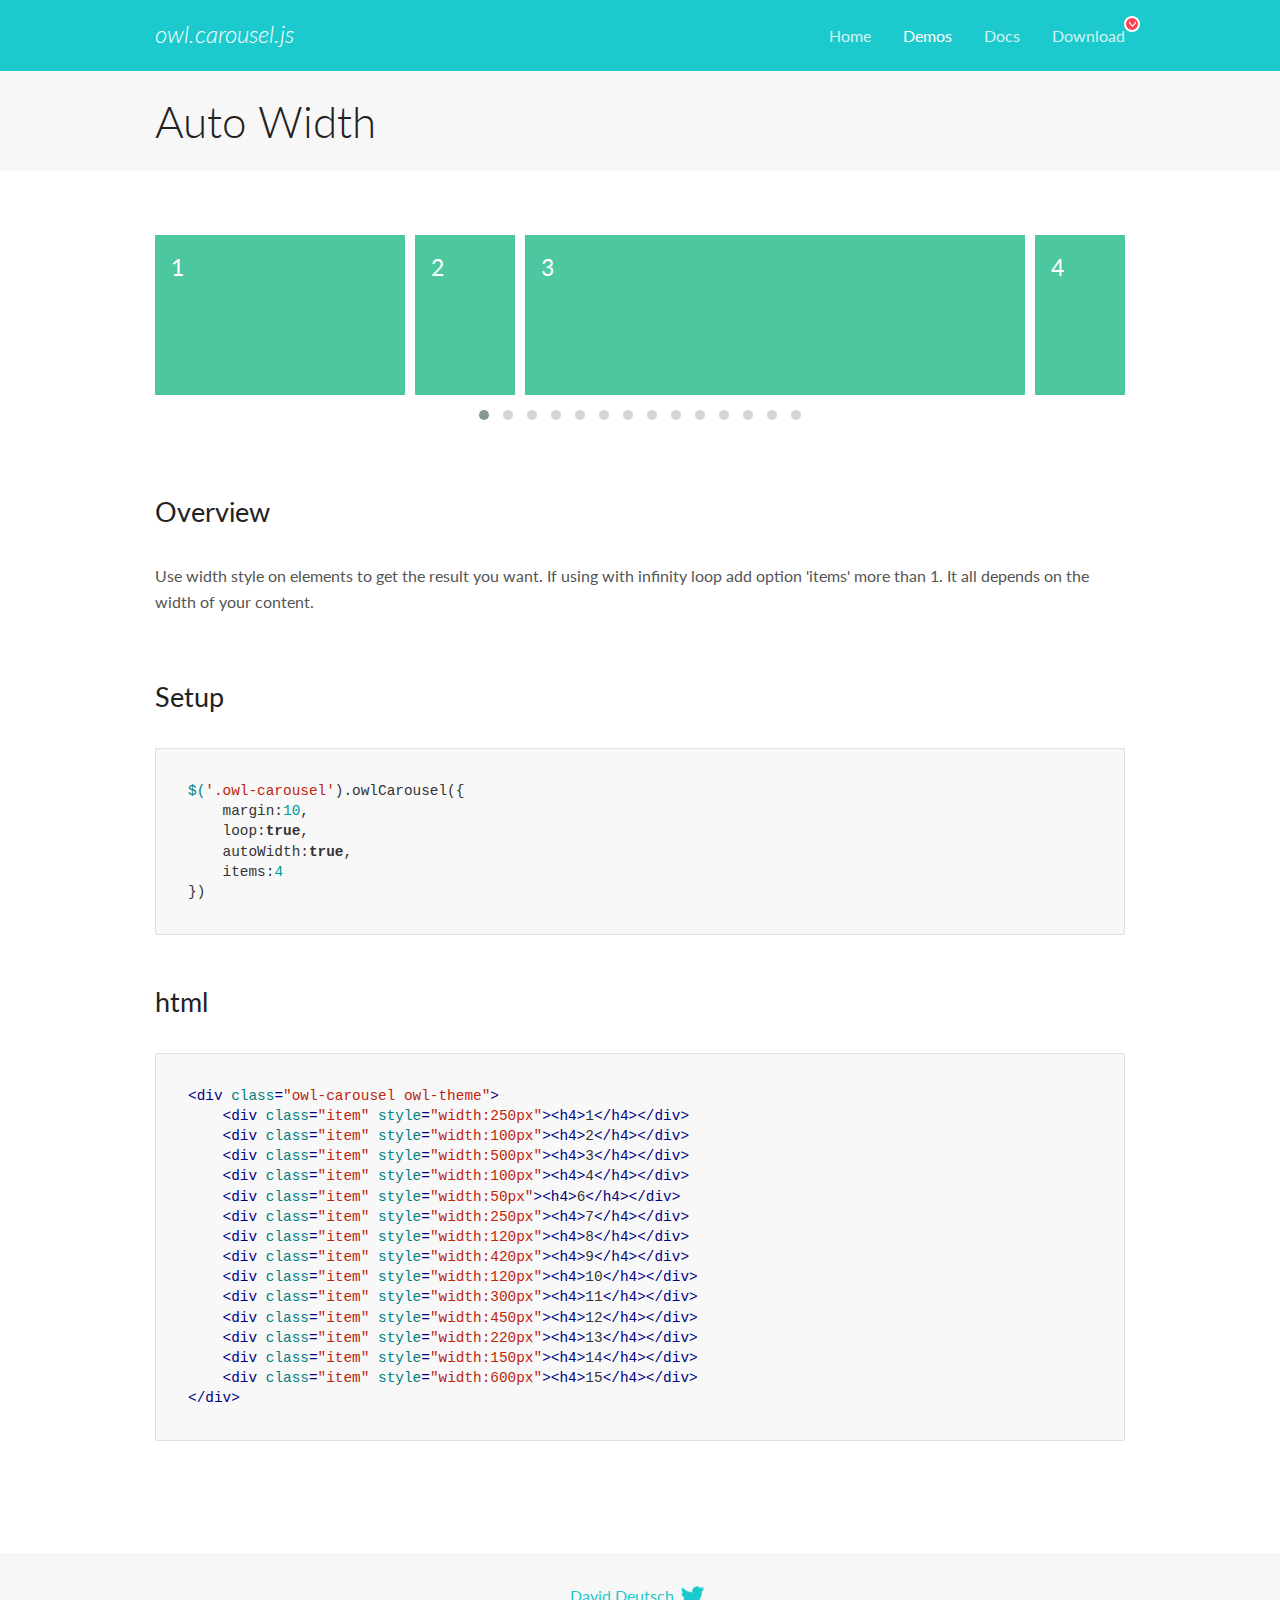
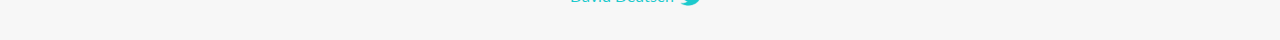
<file: OwlCarousel2-2.3.4 (1)/OwlCarousel2-2.3.4/docs/demos/autowidth.html>
<!DOCTYPE html>
<html lang="en">
  <head>

    <!-- head -->
    <meta charset="utf-8">
    <meta name="msapplication-tap-highlight" content="no" />
    <meta name="viewport" content="width=device-width, initial-scale=1.0" />
    <meta name="description" content="Auto Width">
    <meta name="author" content="David Deutsch">
    <title>
      Auto Width Demo | Owl Carousel | 2.3.4
    </title>

    <!-- Stylesheets -->
    <link href='https://fonts.googleapis.com/css?family=Lato:300,400,700,400italic,300italic' rel='stylesheet' type='text/css'>
    <link rel="stylesheet" href="../assets/css/docs.theme.min.css">

    <!-- Owl Stylesheets -->
    <link rel="stylesheet" href="../assets/owlcarousel/assets/owl.carousel.min.css">
    <link rel="stylesheet" href="../assets/owlcarousel/assets/owl.theme.default.min.css">

    <!-- HTML5 shim and Respond.js IE8 support of HTML5 elements and media queries -->

    <!--[if lt IE 9]>
      <script src="https://oss.maxcdn.com/libs/html5shiv/3.7.0/html5shiv.js"></script>
      <script src="https://oss.maxcdn.com/libs/respond.js/1.3.0/respond.min.js"></script>
    <![endif]-->

    <!-- Favicons -->
    <link rel="apple-touch-icon-precomposed" sizes="144x144" href="../assets/ico/apple-touch-icon-144-precomposed.png">
    <link rel="shortcut icon" href="../assets/ico/favicon.png">
    <link rel="shortcut icon" href="favicon.ico">

    <!-- Yeah i know js should not be in header. Its required for demos.-->

    <!-- javascript -->
    <script src="../assets/vendors/jquery.min.js"></script>
    <script src="../assets/owlcarousel/owl.carousel.js"></script>
  </head>
  <body>

    <!-- header -->
    <header class="header">
      <div class="row">
        <div class="large-12 columns">
          <div class="brand left">
            <h3>
              <a href="/OwlCarousel2/">owl.carousel.js</a> 
            </h3>
          </div>
          <a id="toggle-nav" class="right">
            <span></span> <span></span> <span></span> 
          </a> 
          <div class="nav-bar">
            <ul class="clearfix">
              <li> <a href="/OwlCarousel2/index.html">Home</a>  </li>
              <li class="active">
                <a href="/OwlCarousel2/demos/demos.html">Demos</a> 
              </li>
              <li> <a href="/OwlCarousel2/docs/started-welcome.html">Docs</a>  </li>
              <li>
                <a href="https://github.com/OwlCarousel2/OwlCarousel2/archive/2.3.4.zip">Download</a> 
                <span class="download"></span> 
              </li>
            </ul>
          </div>
        </div>
      </div>
    </header>

    <!-- title -->
    <section class="title">
      <div class="row">
        <div class="large-12 columns">
          <h1>Auto Width</h1>
        </div>
      </div>
    </section>

    <!--  Demos -->
    <section id="demos">
      <div class="row">
        <div class="large-12 columns">
          <div class="owl-carousel owl-theme">
            <div class="item" style="width:250px">
              <h4>1</h4>
            </div>
            <div class="item" style="width:100px">
              <h4>2</h4>
            </div>
            <div class="item" style="width:500px">
              <h4>3</h4>
            </div>
            <div class="item" style="width:100px">
              <h4>4</h4>
            </div>
            <div class="item" style="width:50px">
              <h4>6</h4>
            </div>
            <div class="item" style="width:250px">
              <h4>7</h4>
            </div>
            <div class="item" style="width:120px">
              <h4>8</h4>
            </div>
            <div class="item" style="width:420px">
              <h4>9</h4>
            </div>
            <div class="item" style="width:120px">
              <h4>10</h4>
            </div>
            <div class="item" style="width:300px">
              <h4>11</h4>
            </div>
            <div class="item" style="width:450px">
              <h4>12</h4>
            </div>
            <div class="item" style="width:220px">
              <h4>13</h4>
            </div>
            <div class="item" style="width:150px">
              <h4>14</h4>
            </div>
            <div class="item" style="width:600px">
              <h4>15</h4>
            </div>
          </div>
          <h3 id="overview">Overview</h3>
          <p>Use width style on elements to get the result you want. If using with infinity loop add option &#39;items&#39; more than 1. It all depends on the width of your content.</p>
          <h3 id="setup">Setup</h3>
          <pre><code>$(&#39;.owl-carousel&#39;).owlCarousel({
    margin:10,
    loop:true,
    autoWidth:true,
    items:4
})</code></pre>
          <h3 id="html">html</h3>
          <pre><code>&lt;div class=&quot;owl-carousel owl-theme&quot;&gt;
    &lt;div class=&quot;item&quot; style=&quot;width:250px&quot;&gt;&lt;h4&gt;1&lt;/h4&gt;&lt;/div&gt;
    &lt;div class=&quot;item&quot; style=&quot;width:100px&quot;&gt;&lt;h4&gt;2&lt;/h4&gt;&lt;/div&gt;
    &lt;div class=&quot;item&quot; style=&quot;width:500px&quot;&gt;&lt;h4&gt;3&lt;/h4&gt;&lt;/div&gt;
    &lt;div class=&quot;item&quot; style=&quot;width:100px&quot;&gt;&lt;h4&gt;4&lt;/h4&gt;&lt;/div&gt;
    &lt;div class=&quot;item&quot; style=&quot;width:50px&quot;&gt;&lt;h4&gt;6&lt;/h4&gt;&lt;/div&gt;
    &lt;div class=&quot;item&quot; style=&quot;width:250px&quot;&gt;&lt;h4&gt;7&lt;/h4&gt;&lt;/div&gt;
    &lt;div class=&quot;item&quot; style=&quot;width:120px&quot;&gt;&lt;h4&gt;8&lt;/h4&gt;&lt;/div&gt;
    &lt;div class=&quot;item&quot; style=&quot;width:420px&quot;&gt;&lt;h4&gt;9&lt;/h4&gt;&lt;/div&gt;
    &lt;div class=&quot;item&quot; style=&quot;width:120px&quot;&gt;&lt;h4&gt;10&lt;/h4&gt;&lt;/div&gt;
    &lt;div class=&quot;item&quot; style=&quot;width:300px&quot;&gt;&lt;h4&gt;11&lt;/h4&gt;&lt;/div&gt;
    &lt;div class=&quot;item&quot; style=&quot;width:450px&quot;&gt;&lt;h4&gt;12&lt;/h4&gt;&lt;/div&gt;
    &lt;div class=&quot;item&quot; style=&quot;width:220px&quot;&gt;&lt;h4&gt;13&lt;/h4&gt;&lt;/div&gt;
    &lt;div class=&quot;item&quot; style=&quot;width:150px&quot;&gt;&lt;h4&gt;14&lt;/h4&gt;&lt;/div&gt;
    &lt;div class=&quot;item&quot; style=&quot;width:600px&quot;&gt;&lt;h4&gt;15&lt;/h4&gt;&lt;/div&gt;
&lt;/div&gt;</code></pre>
          <script>
            $(document).ready(function() {
              $('.owl-carousel').owlCarousel({
                margin: 10,
                loop: true,
                autoWidth: true,
                items: 4
              })
            })
          </script>
        </div>
      </div>
    </section>

    <!-- footer -->
    <footer class="footer">
      <div class="row">
        <div class="large-12 columns">
          <h5>
            <a href="/OwlCarousel2/docs/support-contact.html">David Deutsch</a> 
            <a id="custom-tweet-button" href="https://twitter.com/share?url=https://github.com/OwlCarousel2/OwlCarousel2&text=Owl Carousel - This is so awesome! " target="_blank"></a> 
          </h5>
        </div>
      </div>
    </footer>

    <!-- vendors -->
    <script src="../assets/vendors/highlight.js"></script>
    <script src="../assets/js/app.js"></script>
  </body>
</html>
</file>
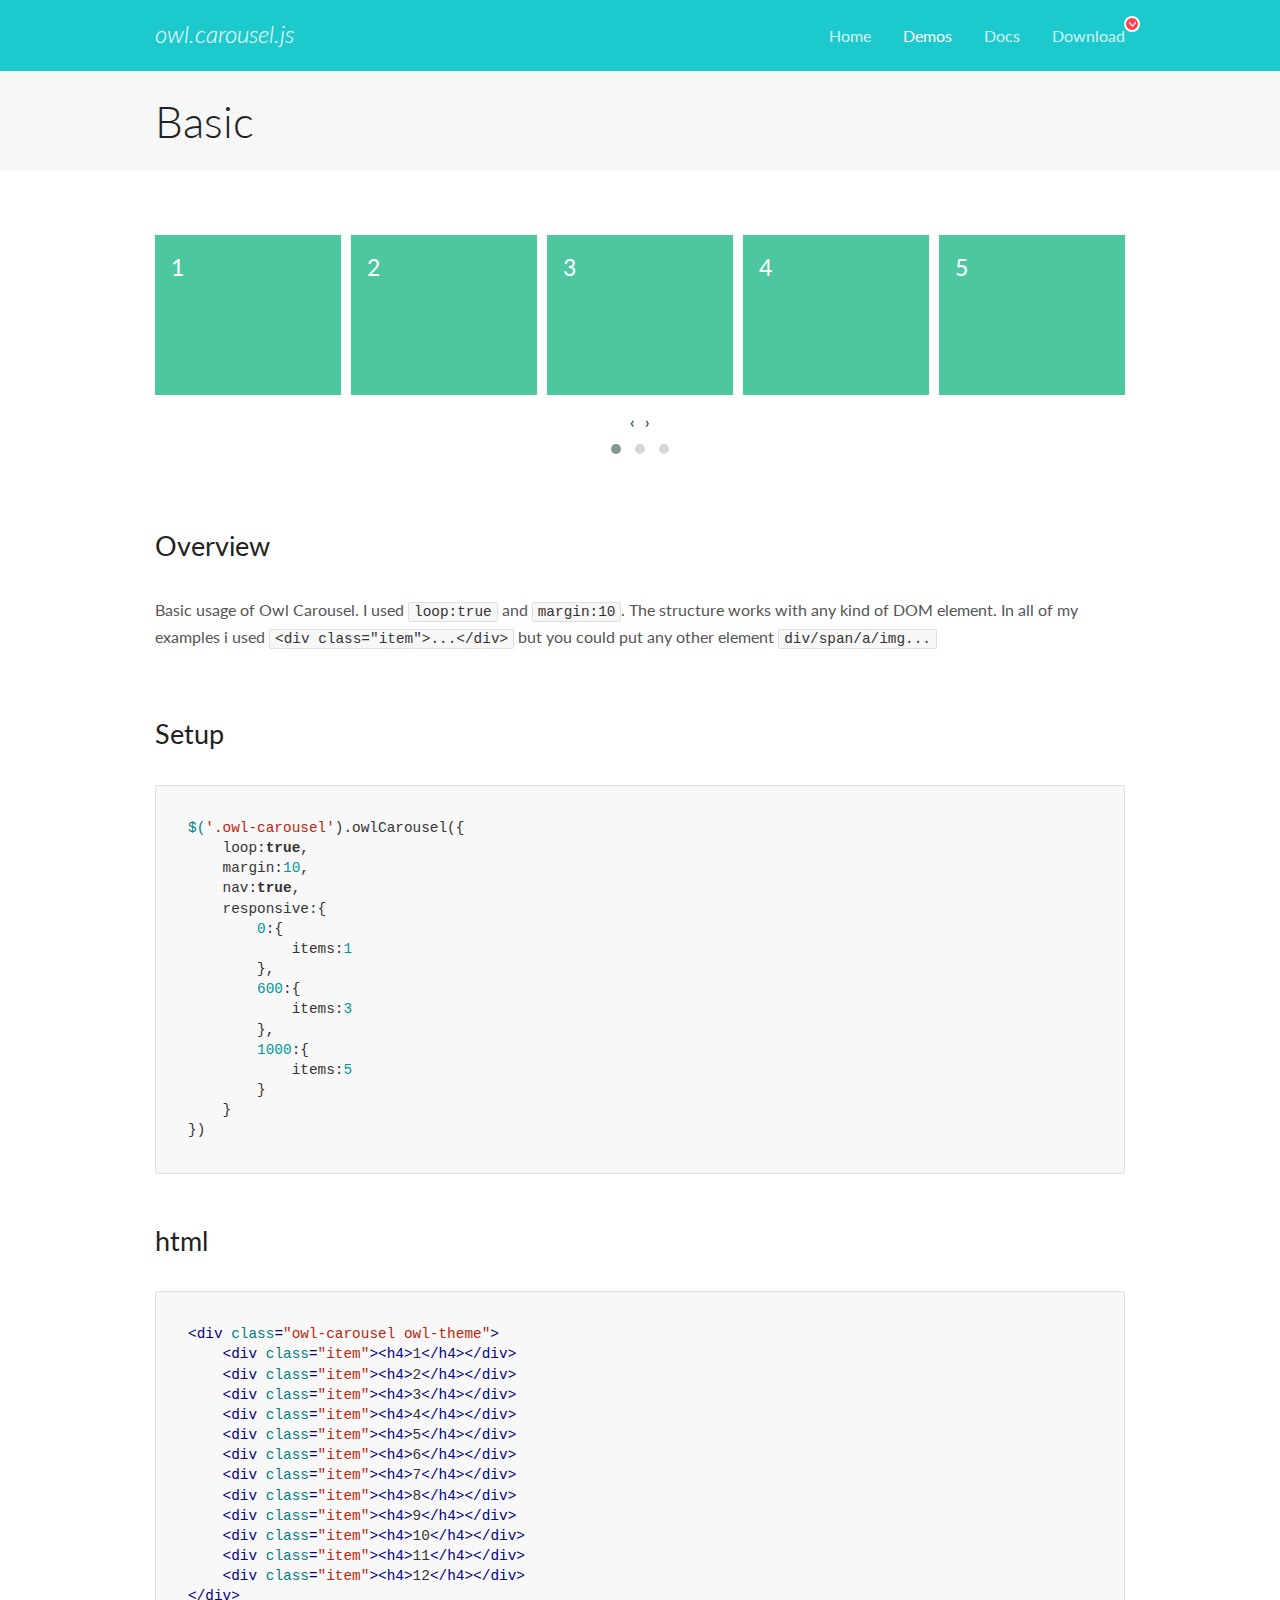
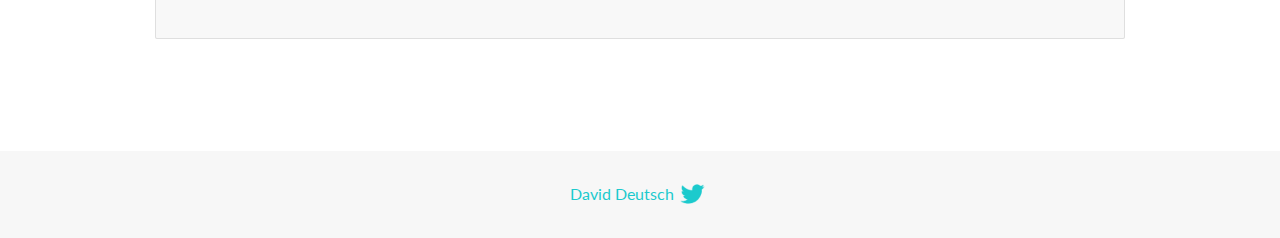
<file: OwlCarousel2-2.3.4 (1)/OwlCarousel2-2.3.4/docs/demos/basic.html>
<!DOCTYPE html>
<html lang="en">
  <head>

    <!-- head -->
    <meta charset="utf-8">
    <meta name="msapplication-tap-highlight" content="no" />
    <meta name="viewport" content="width=device-width, initial-scale=1.0" />
    <meta name="description" content="Basic usage demo">
    <meta name="author" content="David Deutsch">
    <title>
      Basic Demo | Owl Carousel | 2.3.4
    </title>

    <!-- Stylesheets -->
    <link href='https://fonts.googleapis.com/css?family=Lato:300,400,700,400italic,300italic' rel='stylesheet' type='text/css'>
    <link rel="stylesheet" href="../assets/css/docs.theme.min.css">

    <!-- Owl Stylesheets -->
    <link rel="stylesheet" href="../assets/owlcarousel/assets/owl.carousel.min.css">
    <link rel="stylesheet" href="../assets/owlcarousel/assets/owl.theme.default.min.css">

    <!-- HTML5 shim and Respond.js IE8 support of HTML5 elements and media queries -->

    <!--[if lt IE 9]>
      <script src="https://oss.maxcdn.com/libs/html5shiv/3.7.0/html5shiv.js"></script>
      <script src="https://oss.maxcdn.com/libs/respond.js/1.3.0/respond.min.js"></script>
    <![endif]-->

    <!-- Favicons -->
    <link rel="apple-touch-icon-precomposed" sizes="144x144" href="../assets/ico/apple-touch-icon-144-precomposed.png">
    <link rel="shortcut icon" href="../assets/ico/favicon.png">
    <link rel="shortcut icon" href="favicon.ico">

    <!-- Yeah i know js should not be in header. Its required for demos.-->

    <!-- javascript -->
    <script src="../assets/vendors/jquery.min.js"></script>
    <script src="../assets/owlcarousel/owl.carousel.js"></script>
  </head>
  <body>

    <!-- header -->
    <header class="header">
      <div class="row">
        <div class="large-12 columns">
          <div class="brand left">
            <h3>
              <a href="/OwlCarousel2/">owl.carousel.js</a> 
            </h3>
          </div>
          <a id="toggle-nav" class="right">
            <span></span> <span></span> <span></span> 
          </a> 
          <div class="nav-bar">
            <ul class="clearfix">
              <li> <a href="/OwlCarousel2/index.html">Home</a>  </li>
              <li class="active">
                <a href="/OwlCarousel2/demos/demos.html">Demos</a> 
              </li>
              <li> <a href="/OwlCarousel2/docs/started-welcome.html">Docs</a>  </li>
              <li>
                <a href="https://github.com/OwlCarousel2/OwlCarousel2/archive/2.3.4.zip">Download</a> 
                <span class="download"></span> 
              </li>
            </ul>
          </div>
        </div>
      </div>
    </header>

    <!-- title -->
    <section class="title">
      <div class="row">
        <div class="large-12 columns">
          <h1>Basic</h1>
        </div>
      </div>
    </section>

    <!--  Demos -->
    <section id="demos">
      <div class="row">
        <div class="large-12 columns">
          <div class="owl-carousel owl-theme">
            <div class="item">
              <h4>1</h4>
            </div>
            <div class="item">
              <h4>2</h4>
            </div>
            <div class="item">
              <h4>3</h4>
            </div>
            <div class="item">
              <h4>4</h4>
            </div>
            <div class="item">
              <h4>5</h4>
            </div>
            <div class="item">
              <h4>6</h4>
            </div>
            <div class="item">
              <h4>7</h4>
            </div>
            <div class="item">
              <h4>8</h4>
            </div>
            <div class="item">
              <h4>9</h4>
            </div>
            <div class="item">
              <h4>10</h4>
            </div>
            <div class="item">
              <h4>11</h4>
            </div>
            <div class="item">
              <h4>12</h4>
            </div>
          </div>
          <h3 id="overview">Overview</h3>
          <p>Basic usage of Owl Carousel. I used <code>loop:true</code> and <code>margin:10</code>. The structure works with any kind of DOM element. In all of my examples i used <code>&lt;div class=&quot;item&quot;&gt;...&lt;/div&gt;</code> but you could
            put any other element <code>div/span/a/img...</code></p>
          <h3 id="setup">Setup</h3>
          <pre><code>$(&#39;.owl-carousel&#39;).owlCarousel({
    loop:true,
    margin:10,
    nav:true,
    responsive:{
        0:{
            items:1
        },
        600:{
            items:3
        },
        1000:{
            items:5
        }
    }
})</code></pre>
          <h3 id="html">html</h3>
          <pre><code>&lt;div class=&quot;owl-carousel owl-theme&quot;&gt;
    &lt;div class=&quot;item&quot;&gt;&lt;h4&gt;1&lt;/h4&gt;&lt;/div&gt;
    &lt;div class=&quot;item&quot;&gt;&lt;h4&gt;2&lt;/h4&gt;&lt;/div&gt;
    &lt;div class=&quot;item&quot;&gt;&lt;h4&gt;3&lt;/h4&gt;&lt;/div&gt;
    &lt;div class=&quot;item&quot;&gt;&lt;h4&gt;4&lt;/h4&gt;&lt;/div&gt;
    &lt;div class=&quot;item&quot;&gt;&lt;h4&gt;5&lt;/h4&gt;&lt;/div&gt;
    &lt;div class=&quot;item&quot;&gt;&lt;h4&gt;6&lt;/h4&gt;&lt;/div&gt;
    &lt;div class=&quot;item&quot;&gt;&lt;h4&gt;7&lt;/h4&gt;&lt;/div&gt;
    &lt;div class=&quot;item&quot;&gt;&lt;h4&gt;8&lt;/h4&gt;&lt;/div&gt;
    &lt;div class=&quot;item&quot;&gt;&lt;h4&gt;9&lt;/h4&gt;&lt;/div&gt;
    &lt;div class=&quot;item&quot;&gt;&lt;h4&gt;10&lt;/h4&gt;&lt;/div&gt;
    &lt;div class=&quot;item&quot;&gt;&lt;h4&gt;11&lt;/h4&gt;&lt;/div&gt;
    &lt;div class=&quot;item&quot;&gt;&lt;h4&gt;12&lt;/h4&gt;&lt;/div&gt;
&lt;/div&gt;</code></pre>
          <script>
            $(document).ready(function() {
              var owl = $('.owl-carousel');
              owl.owlCarousel({
                margin: 10,
                nav: true,
                loop: true,
                responsive: {
                  0: {
                    items: 1
                  },
                  600: {
                    items: 3
                  },
                  1000: {
                    items: 5
                  }
                }
              })
            })
          </script>
        </div>
      </div>
    </section>

    <!-- footer -->
    <footer class="footer">
      <div class="row">
        <div class="large-12 columns">
          <h5>
            <a href="/OwlCarousel2/docs/support-contact.html">David Deutsch</a> 
            <a id="custom-tweet-button" href="https://twitter.com/share?url=https://github.com/OwlCarousel2/OwlCarousel2&text=Owl Carousel - This is so awesome! " target="_blank"></a> 
          </h5>
        </div>
      </div>
    </footer>

    <!-- vendors -->
    <script src="../assets/vendors/highlight.js"></script>
    <script src="../assets/js/app.js"></script>
  </body>
</html>
</file>
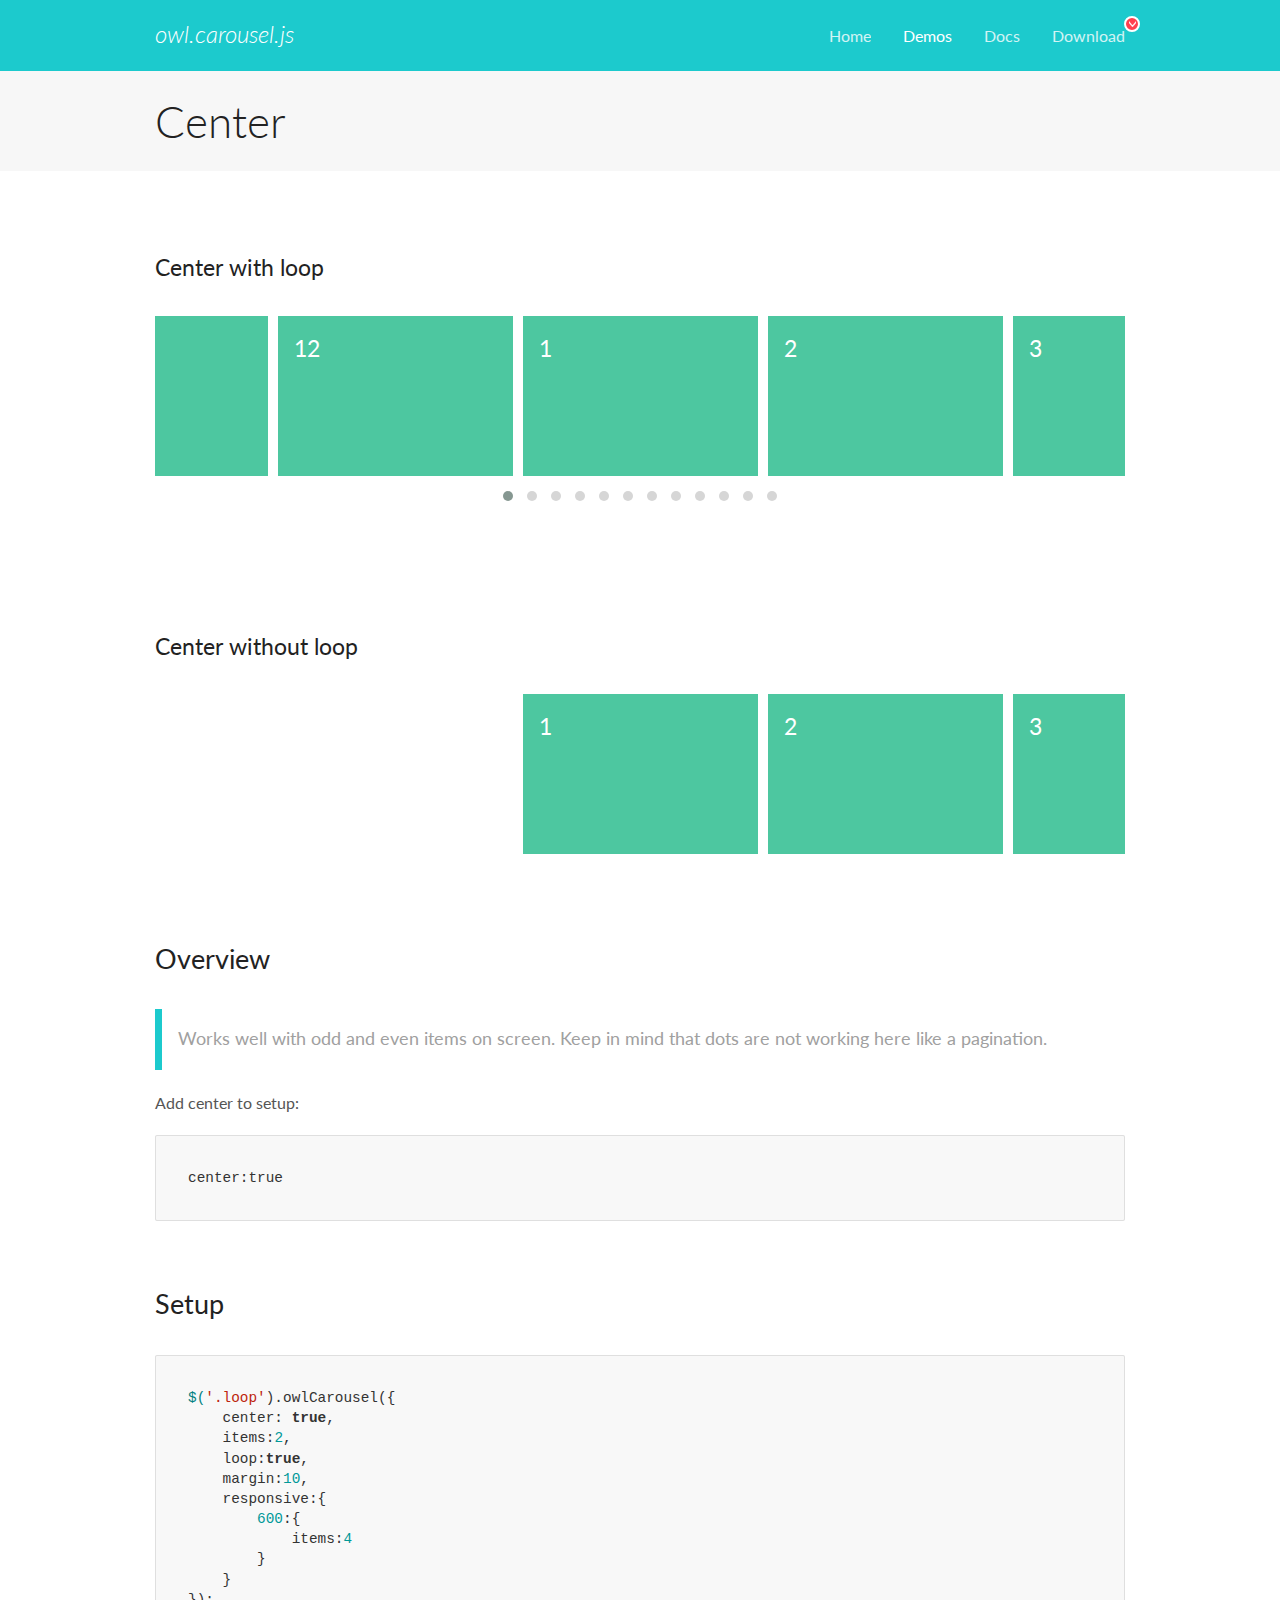
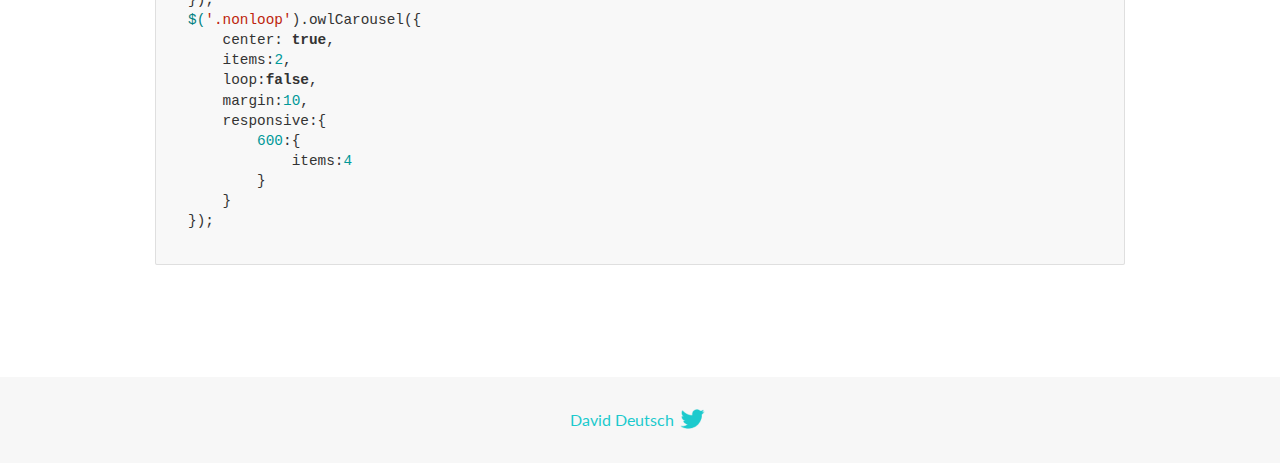
<file: OwlCarousel2-2.3.4 (1)/OwlCarousel2-2.3.4/docs/demos/center.html>
<!DOCTYPE html>
<html lang="en">
  <head>

    <!-- head -->
    <meta charset="utf-8">
    <meta name="msapplication-tap-highlight" content="no" />
    <meta name="viewport" content="width=device-width, initial-scale=1.0" />
    <meta name="description" content="Center carousel">
    <meta name="author" content="David Deutsch">
    <title>
      Center Demo | Owl Carousel | 2.3.4
    </title>

    <!-- Stylesheets -->
    <link href='https://fonts.googleapis.com/css?family=Lato:300,400,700,400italic,300italic' rel='stylesheet' type='text/css'>
    <link rel="stylesheet" href="../assets/css/docs.theme.min.css">

    <!-- Owl Stylesheets -->
    <link rel="stylesheet" href="../assets/owlcarousel/assets/owl.carousel.min.css">
    <link rel="stylesheet" href="../assets/owlcarousel/assets/owl.theme.default.min.css">

    <!-- HTML5 shim and Respond.js IE8 support of HTML5 elements and media queries -->

    <!--[if lt IE 9]>
      <script src="https://oss.maxcdn.com/libs/html5shiv/3.7.0/html5shiv.js"></script>
      <script src="https://oss.maxcdn.com/libs/respond.js/1.3.0/respond.min.js"></script>
    <![endif]-->

    <!-- Favicons -->
    <link rel="apple-touch-icon-precomposed" sizes="144x144" href="../assets/ico/apple-touch-icon-144-precomposed.png">
    <link rel="shortcut icon" href="../assets/ico/favicon.png">
    <link rel="shortcut icon" href="favicon.ico">

    <!-- Yeah i know js should not be in header. Its required for demos.-->

    <!-- javascript -->
    <script src="../assets/vendors/jquery.min.js"></script>
    <script src="../assets/owlcarousel/owl.carousel.js"></script>
  </head>
  <body>

    <!-- header -->
    <header class="header">
      <div class="row">
        <div class="large-12 columns">
          <div class="brand left">
            <h3>
              <a href="/OwlCarousel2/">owl.carousel.js</a> 
            </h3>
          </div>
          <a id="toggle-nav" class="right">
            <span></span> <span></span> <span></span> 
          </a> 
          <div class="nav-bar">
            <ul class="clearfix">
              <li> <a href="/OwlCarousel2/index.html">Home</a>  </li>
              <li class="active">
                <a href="/OwlCarousel2/demos/demos.html">Demos</a> 
              </li>
              <li> <a href="/OwlCarousel2/docs/started-welcome.html">Docs</a>  </li>
              <li>
                <a href="https://github.com/OwlCarousel2/OwlCarousel2/archive/2.3.4.zip">Download</a> 
                <span class="download"></span> 
              </li>
            </ul>
          </div>
        </div>
      </div>
    </header>

    <!-- title -->
    <section class="title">
      <div class="row">
        <div class="large-12 columns">
          <h1>Center</h1>
        </div>
      </div>
    </section>

    <!--  Demos -->
    <section id="demos">
      <div class="row">
        <div class="large-12 columns">
          <h4 id="center-with-loop">Center with loop</h4>
          <div class="loop owl-carousel owl-theme">
            <div class="item">
              <h4>1</h4>
            </div>
            <div class="item">
              <h4>2</h4>
            </div>
            <div class="item">
              <h4>3</h4>
            </div>
            <div class="item">
              <h4>4</h4>
            </div>
            <div class="item">
              <h4>5</h4>
            </div>
            <div class="item">
              <h4>6</h4>
            </div>
            <div class="item">
              <h4>7</h4>
            </div>
            <div class="item">
              <h4>8</h4>
            </div>
            <div class="item">
              <h4>9</h4>
            </div>
            <div class="item">
              <h4>10</h4>
            </div>
            <div class="item">
              <h4>11</h4>
            </div>
            <div class="item">
              <h4>12</h4>
            </div>
          </div>
          <br>
          <h4 id="center-without-loop">Center without loop</h4>
          <div class="nonloop owl-carousel">
            <div class="item">
              <h4>1</h4>
            </div>
            <div class="item">
              <h4>2</h4>
            </div>
            <div class="item">
              <h4>3</h4>
            </div>
            <div class="item">
              <h4>4</h4>
            </div>
            <div class="item">
              <h4>5</h4>
            </div>
            <div class="item">
              <h4>6</h4>
            </div>
            <div class="item">
              <h4>7</h4>
            </div>
            <div class="item">
              <h4>8</h4>
            </div>
            <div class="item">
              <h4>9</h4>
            </div>
            <div class="item">
              <h4>10</h4>
            </div>
            <div class="item">
              <h4>11</h4>
            </div>
            <div class="item">
              <h4>12</h4>
            </div>
          </div>
          <h3 id="overview">Overview</h3>
          <blockquote>
            <p>Works well with odd and even items on screen. Keep in mind that dots are not working here like a pagination.</p>
          </blockquote>
          <p>Add center to setup:</p>
          <pre><code>center:true</code></pre>
          <h3 id="setup">Setup</h3>
          <pre><code>$(&#39;.loop&#39;).owlCarousel({
    center: true,
    items:2,
    loop:true,
    margin:10,
    responsive:{
        600:{
            items:4
        }
    }
});
$(&#39;.nonloop&#39;).owlCarousel({
    center: true,
    items:2,
    loop:false,
    margin:10,
    responsive:{
        600:{
            items:4
        }
    }
});</code></pre>
          <script>
            jQuery(document).ready(function($) {
              $('.loop').owlCarousel({
                center: true,
                items: 2,
                loop: true,
                margin: 10,
                responsive: {
                  600: {
                    items: 4
                  }
                }
              });
              $('.nonloop').owlCarousel({
                center: true,
                items: 2,
                loop: false,
                margin: 10,
                responsive: {
                  600: {
                    items: 4
                  }
                }
              });
            });
          </script>
        </div>
      </div>
    </section>

    <!-- footer -->
    <footer class="footer">
      <div class="row">
        <div class="large-12 columns">
          <h5>
            <a href="/OwlCarousel2/docs/support-contact.html">David Deutsch</a> 
            <a id="custom-tweet-button" href="https://twitter.com/share?url=https://github.com/OwlCarousel2/OwlCarousel2&text=Owl Carousel - This is so awesome! " target="_blank"></a> 
          </h5>
        </div>
      </div>
    </footer>

    <!-- vendors -->
    <script src="../assets/vendors/highlight.js"></script>
    <script src="../assets/js/app.js"></script>
  </body>
</html>
</file>
